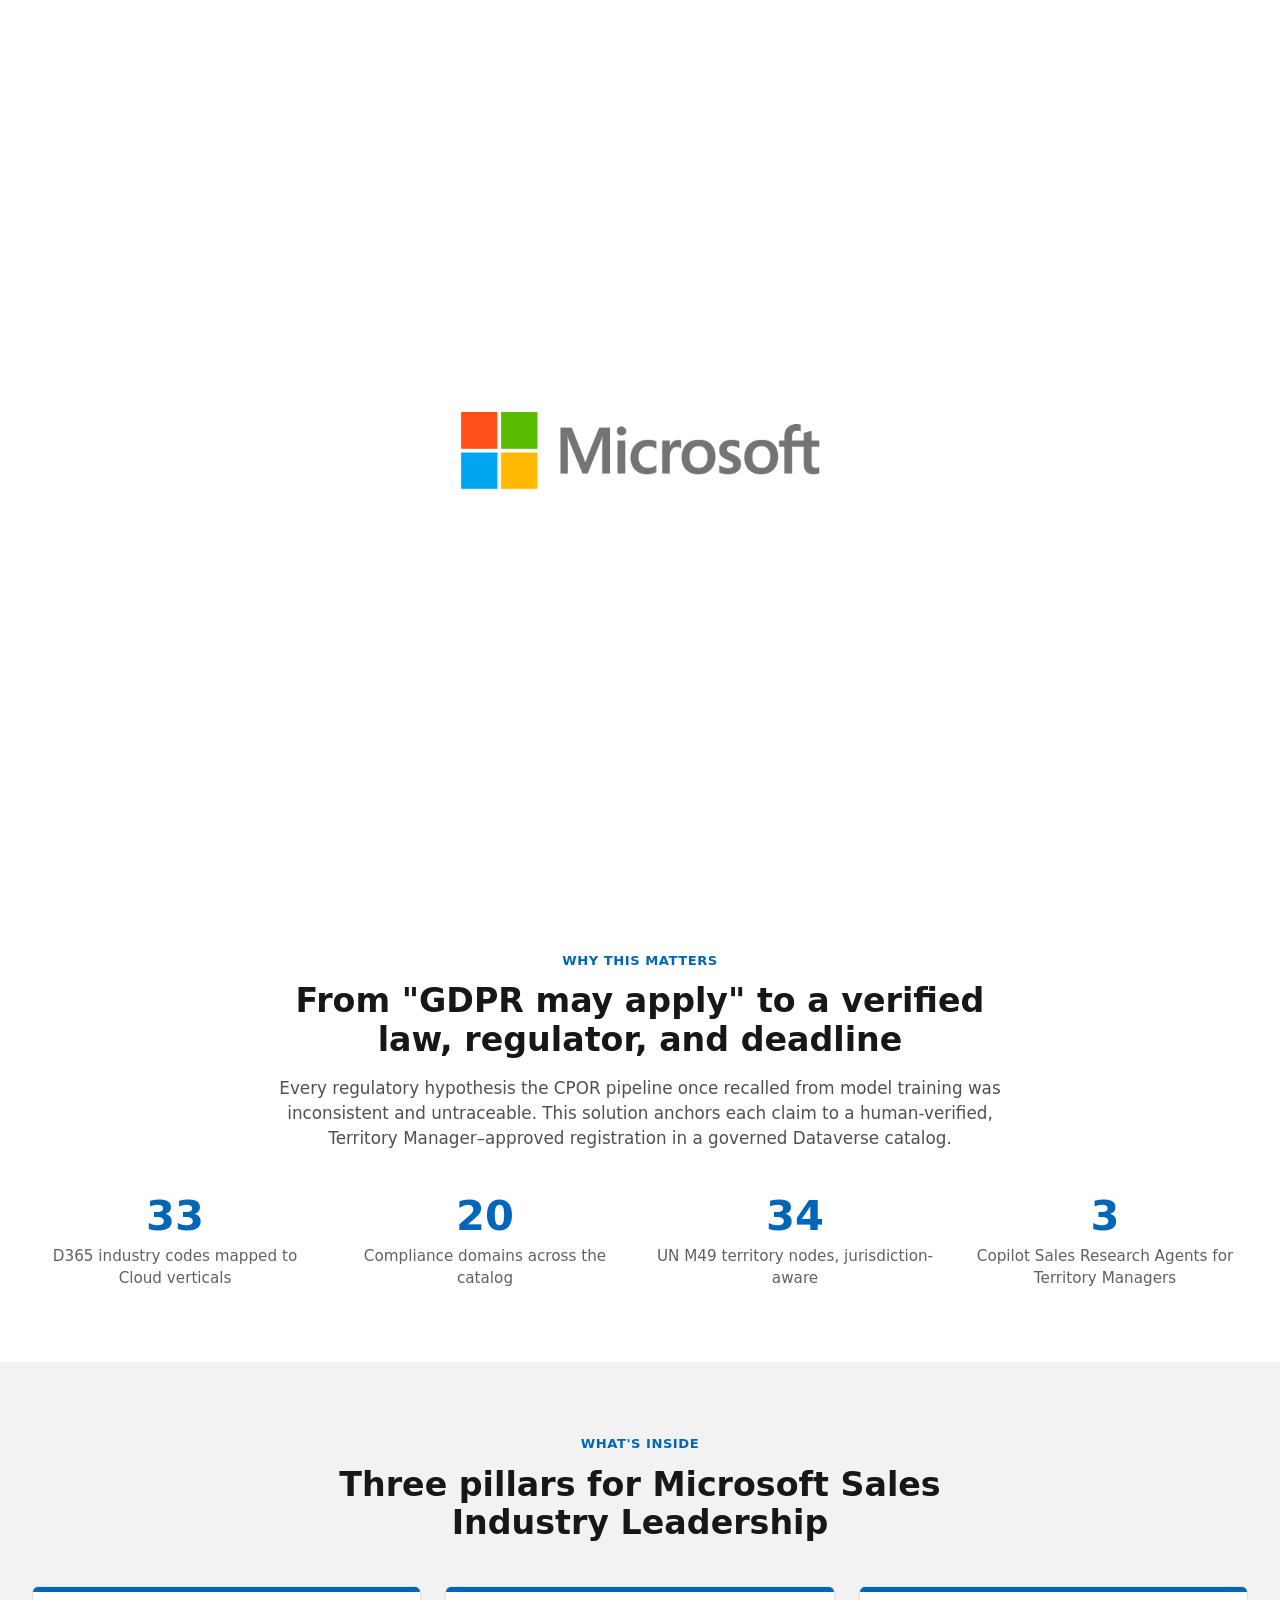
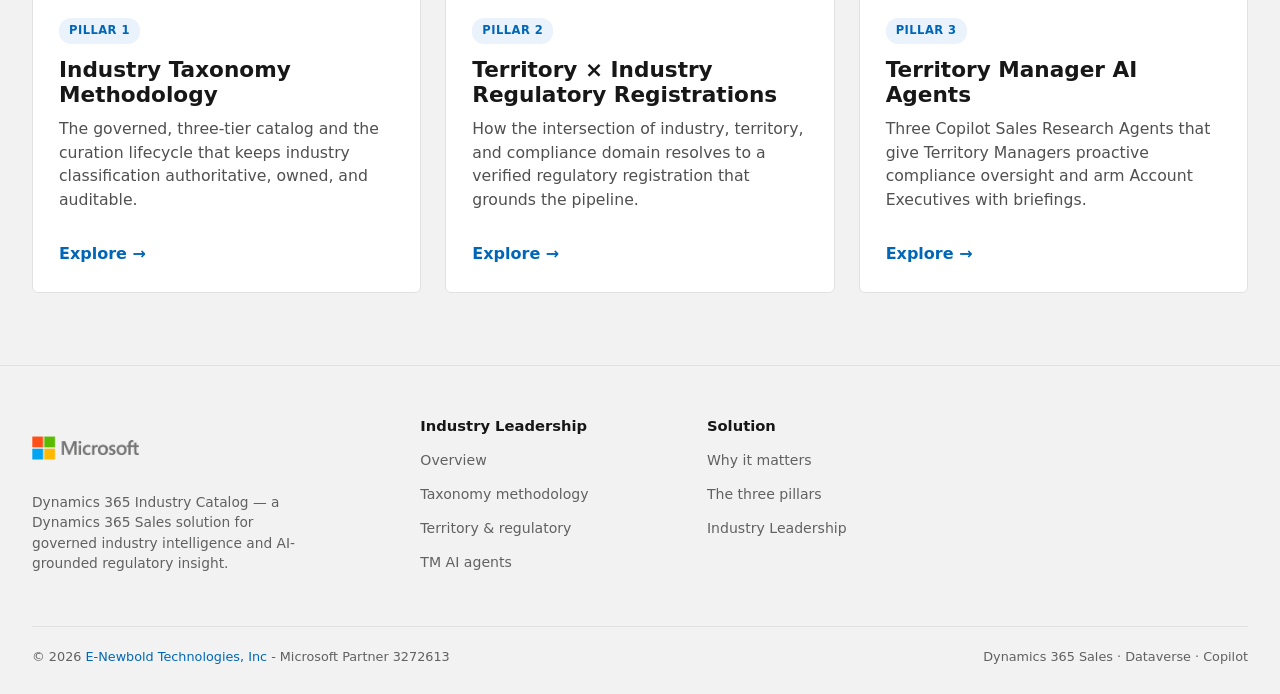
<file: Industry Website/html/index.html>
<!DOCTYPE html>
<html lang="en">
<head>
  <meta charset="UTF-8" />
  <meta name="viewport" content="width=device-width, initial-scale=1.0" />
  <title>Dynamics 365 Industry Catalog — Documentation</title>
  <meta name="description" content="Interactive documentation for the Dynamics 365 Industry Catalog solution on Dynamics 365 Sales: Industry taxonomy methodology, Territory × Industry regulatory registrations, and Territory Manager AI agents." />
  <link rel="stylesheet" href="../css/site.css" />
</head>
<body class="track-leadership">
  <a class="skip-link" href="#main">Skip to content</a>

  <!-- Intro splash -->
  <div class="splash" id="splash">
    <img src="../media/Microsoft-Logo.png" alt="Microsoft" />
  </div>

  <!-- Utility bar -->
  <div class="utility-bar">
    <div class="container">
      <span>Microsoft · Global Sales &amp; Operations — Industry Teams</span>
      <span>CPOR Durable · Dynamics 365 Sales</span>
    </div>
  </div>

  <!-- Nav -->
  <header class="site-nav">
    <div class="container">
      <a class="brand" href="index.html">
        <img src="../media/Microsoft-Logo.png" alt="Microsoft" />
        <span class="brand-sep"></span>
        <span class="brand-name">Dynamics 365 Industry Catalog</span>
      </a>
      <nav class="nav-links" aria-label="Primary">
        <a href="#overview">Overview</a>
        <a href="#pillars">What's inside</a>
        <a href="leadership/overview.html">Industry Leadership</a>
      </nav>
      <div class="nav-actions">
        <button class="nav-toggle" aria-label="Menu" aria-expanded="false">
          <span></span><span></span><span></span>
        </button>
      </div>
    </div>
  </header>

  <main id="main">
    <!-- Hero -->
    <section class="hero" style="padding:0;">
      <img class="hero-bg" src="../media/Microsoft_Hero_Splash.webp" alt="" aria-hidden="true" />
      <div class="container">
        <div class="hero-inner">
          <div class="brand-bar"><i></i><i></i><i></i><i></i></div>
          <p class="eyebrow">Dynamics 365 Industry Catalog</p>
          <h1>Grounding the sales conversation in verified industry &amp; regulatory truth</h1>
          <p>A Dynamics 365 Sales solution that replaces free-text, hallucination-prone
             regulatory claims with a governed industry catalog, jurisdiction-aware
             registrations, and AI agents built for Territory Managers.</p>
        <p> Alan Newbold | AI Solutions Engineer | E-Newbold Technologies, Inc | <a href="mailto:developer@e-newbold.com">developer@e-newbold.com</a></p>
          <div class="hero-cta">
            <a class="btn btn-primary" href="leadership/overview.html">Enter Industry Leadership</a>
            <a class="btn btn-ghost-light" href="#pillars">Explore the pillars</a>
          </div>
        </div>
      </div>
    </section>

    <!-- Overview -->
    <section id="overview">
      <div class="container">
        <div class="section-head center">
          <p class="eyebrow">Why this matters</p>
          <h2>From "GDPR may apply" to a verified law, regulator, and deadline</h2>
          <p>Every regulatory hypothesis the CPOR pipeline once recalled from model training was
             inconsistent and untraceable. This solution anchors each claim to a human-verified,
             Territory Manager–approved registration in a governed Dataverse catalog.</p>
        </div>
        <div class="stat-band">
          <div class="stat"><div class="num">33</div><div class="label">D365 industry codes mapped to Cloud verticals</div></div>
          <div class="stat"><div class="num">20</div><div class="label">Compliance domains across the catalog</div></div>
          <div class="stat"><div class="num">34</div><div class="label">UN M49 territory nodes, jurisdiction-aware</div></div>
          <div class="stat"><div class="num">3</div><div class="label">Copilot Sales Research Agents for Territory Managers</div></div>
        </div>
      </div>
    </section>

    <!-- Pillars -->
    <section id="pillars" class="section-alt">
      <div class="container">
        <div class="section-head center">
          <p class="eyebrow">What's inside</p>
          <h2>Three pillars for Microsoft Sales Industry Leadership</h2>
        </div>
        <div class="card-grid">
          <article class="card">
            <div class="card-accent"></div>
            <div class="card-body">
              <span class="pill">Pillar 1</span>
              <h3>Industry Taxonomy Methodology</h3>
              <p>The governed, three-tier catalog and the curation lifecycle that keeps
                 industry classification authoritative, owned, and auditable.</p>
              <div class="card-link">
                <a class="link-arrow" href="leadership/taxonomy.html">Explore</a>
              </div>
            </div>
          </article>
          <article class="card">
            <div class="card-accent"></div>
            <div class="card-body">
              <span class="pill">Pillar 2</span>
              <h3>Territory × Industry Regulatory Registrations</h3>
              <p>How the intersection of industry, territory, and compliance domain resolves
                 to a verified regulatory registration that grounds the pipeline.</p>
              <div class="card-link">
                <a class="link-arrow" href="leadership/territory-regulatory.html">Explore</a>
              </div>
            </div>
          </article>
          <article class="card">
            <div class="card-accent"></div>
            <div class="card-body">
              <span class="pill">Pillar 3</span>
              <h3>Territory Manager AI Agents</h3>
              <p>Three Copilot Sales Research Agents that give Territory Managers proactive
                 compliance oversight and arm Account Executives with briefings.</p>
              <div class="card-link">
                <a class="link-arrow" href="leadership/tm-agents.html">Explore</a>
              </div>
            </div>
          </article>
        </div>
      </div>
    </section>
  </main>

  <!-- Footer -->
  <footer class="site-footer">
    <div class="container">
      <div class="footer-cols">
        <div class="footer-brand">
          <img src="../media/Microsoft-Logo.png" alt="Microsoft" />
          <p>Dynamics 365 Industry Catalog — a Dynamics 365 Sales solution for governed industry
             intelligence and AI-grounded regulatory insight.</p>
        </div>
        <div>
          <h4>Industry Leadership</h4>
          <ul>
            <li><a href="leadership/overview.html">Overview</a></li>
            <li><a href="leadership/taxonomy.html">Taxonomy methodology</a></li>
            <li><a href="leadership/territory-regulatory.html">Territory &amp; regulatory</a></li>
            <li><a href="leadership/tm-agents.html">TM AI agents</a></li>
          </ul>
        </div>
        <div>
          <h4>Solution</h4>
          <ul>
            <li><a href="#overview">Why it matters</a></li>
            <li><a href="#pillars">The three pillars</a></li>
            <li><a href="leadership/overview.html">Industry Leadership</a></li>
          </ul>
        </div>
      </div>
      <div class="footer-bottom">
        <span>© 2026 <a href="https://www.e-newbold.com" target="_blank" rel="noopener noreferrer">E-Newbold Technologies, Inc</a> - Microsoft Partner 3272613</span>
        <span>Dynamics 365 Sales · Dataverse · Copilot</span>
      </div>
    </div>
  </footer>

  <script src="../js/site.js"></script>
</body>
</html>
</file>
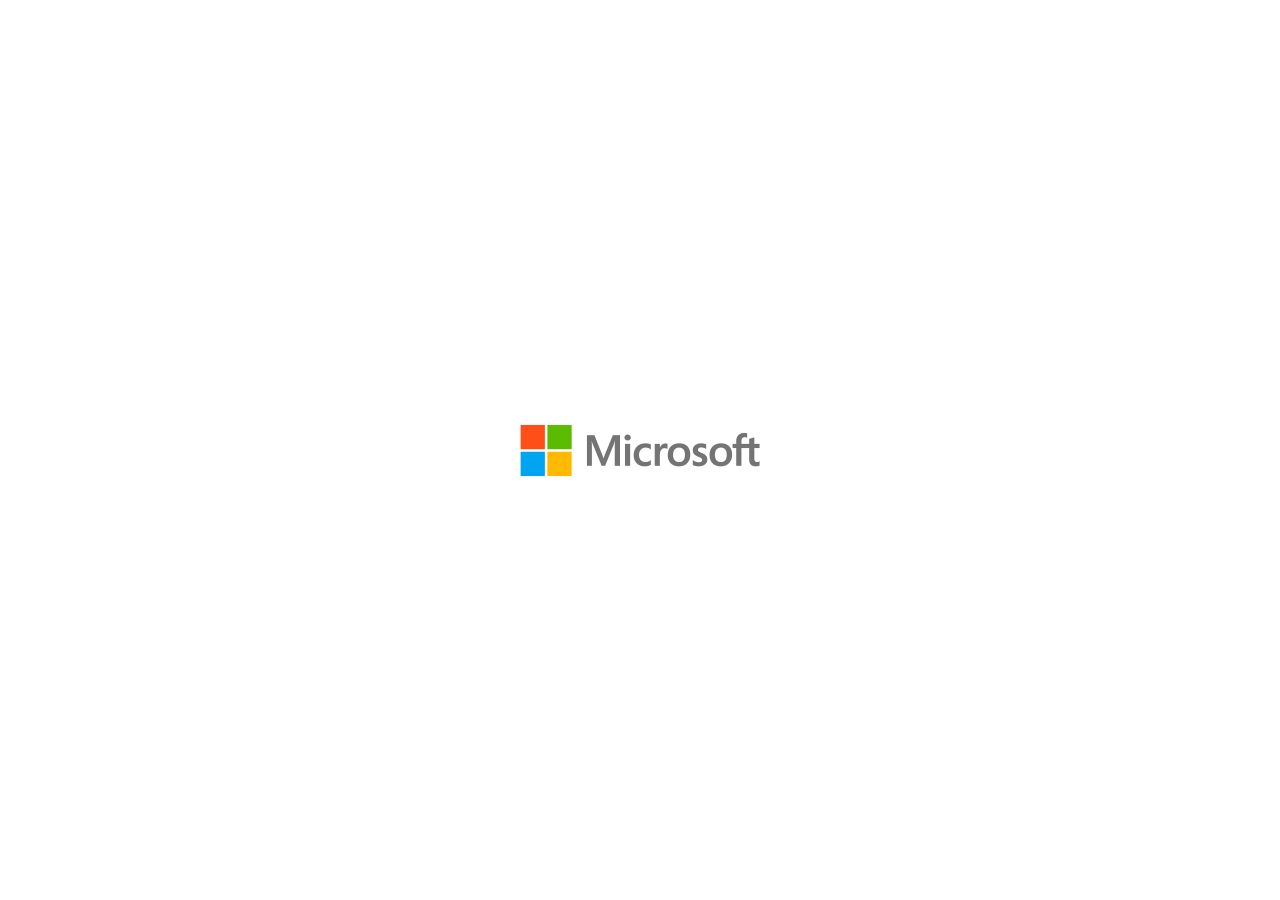
<file: webresources/html/cpor_catalog_health.html>
<!DOCTYPE html>
<html lang="en">
<head>
  <meta charset="UTF-8">
  <meta name="viewport" content="width=device-width, initial-scale=1.0">
  <meta name="robots" content="noindex">
  <title>CPOR Catalog Health</title>
  <link rel="stylesheet"
    href="https://static2.sharepointonline.com/files/fabric/office-ui-fabric-core/11.0.0/css/fabric.min.css">
  <link rel="stylesheet" href="../css/cpor_styles.css">
  <style>
    /* ── Splash ──────────────────────────────────────────────── */
    #ch-splash {
      position: fixed;
      inset: 0;
      background: #ffffff;
      z-index: 9999;
      display: flex;
      align-items: center;
      justify-content: center;
      transition: opacity 0.5s ease;
    }
    #ch-logo {
      width: 240px;
      max-width: 60vw;
      opacity: 0;
      transition: opacity 0.65s ease;
      pointer-events: none;
      user-select: none;
      -webkit-user-select: none;
    }
    #cpor-app { opacity: 0; transition: opacity 0.5s ease; }

    /* ── Layout ──────────────────────────────────────────────── */
    #cpor-main {
      padding: 0;
      height: calc(100vh - 48px);
      overflow-y: auto;
      background: var(--clr-bg-3);
    }

    /* ── KPI row ─────────────────────────────────────────────── */
    .ch-kpi-row {
      display: flex;
      gap: var(--sp-4);
      padding: var(--sp-5) var(--sp-5) 0;
    }
    .ch-kpi-row .cpor-kpi-card { flex: 1; min-width: 0; cursor: pointer; }

    /* ── Dashboard grid ──────────────────────────────────────── */
    .ch-grid {
      display: grid;
      grid-template-columns: 1fr 1fr;
      gap: var(--sp-4);
      padding: var(--sp-4) var(--sp-5) var(--sp-5);
    }
    @media (max-width: 880px) { .ch-grid { grid-template-columns: 1fr; } }

    /* ── Panel ───────────────────────────────────────────────── */
    .ch-panel {
      background: var(--clr-bg-1);
      border: 1px solid var(--clr-stroke-2);
      border-radius: var(--r-xl);
      box-shadow: var(--shadow-2);
      display: flex;
      flex-direction: column;
      overflow: hidden;
    }
    .ch-panel__hdr {
      display: flex;
      align-items: center;
      gap: var(--sp-3);
      padding: 10px var(--sp-5);
      border-bottom: 1px solid var(--clr-stroke-2);
      flex-shrink: 0;
      background: var(--clr-bg-2);
    }
    .ch-panel__title {
      flex: 1;
      font-size: var(--fs-sm);
      font-weight: var(--fw-semibold);
      color: var(--clr-fg-1);
      white-space: nowrap;
      overflow: hidden;
      text-overflow: ellipsis;
    }
    .ch-panel__badge {
      font-size: var(--fs-xs);
      font-weight: var(--fw-semibold);
      padding: 2px 9px;
      border-radius: var(--r-max);
      background: var(--clr-bg-4);
      color: var(--clr-fg-2);
      white-space: nowrap;
      flex-shrink: 0;
    }
    .ch-panel__badge--warn    { background: var(--clr-warning-bg); color: var(--clr-warning-fg); }
    .ch-panel__badge--caution { background: var(--clr-caution-bg); color: var(--clr-caution-fg); }
    .ch-panel__badge--error   { background: var(--clr-error-bg);   color: var(--clr-error-fg);   }
    .ch-panel__badge--success { background: var(--clr-success-bg); color: var(--clr-success-fg); }

    .ch-panel__body { flex: 1; overflow-y: auto; max-height: 320px; }
    .ch-chart-body  { padding: var(--sp-5) var(--sp-5) var(--sp-3); }
    .ch-chart-note  { text-align: center; font-size: var(--fs-xs); color: var(--clr-fg-3); margin: 6px 0 0; }

    /* ── List table ──────────────────────────────────────────── */
    .ch-table { width: 100%; border-collapse: collapse; font-size: var(--fs-sm); }
    .ch-table th {
      position: sticky; top: 0;
      background: var(--clr-bg-2);
      text-align: left;
      font-weight: var(--fw-semibold);
      font-size: var(--fs-xs);
      color: var(--clr-fg-2);
      padding: 6px var(--sp-4);
      border-bottom: 1px solid var(--clr-stroke-2);
      white-space: nowrap;
      z-index: 1;
    }
    .ch-row {
      border-bottom: 1px solid var(--clr-stroke-2);
      cursor: pointer;
      transition: background var(--t-fast);
    }
    .ch-row:last-child { border-bottom: none; }
    .ch-row:hover { background: var(--clr-bg-3); }
    .ch-row td { padding: 7px var(--sp-4); vertical-align: middle; }
    .ch-row__name {
      font-weight: var(--fw-medium);
      color: var(--clr-brand);
      max-width: 200px;
      overflow: hidden;
      text-overflow: ellipsis;
      white-space: nowrap;
    }
    .ch-row__meta { color: var(--clr-fg-2); white-space: nowrap; }
    .ch-row--stale .ch-row__name { color: var(--clr-error-fg); }

    /* ── Vertical dot ────────────────────────────────────────── */
    .ch-vert-dot {
      display: inline-block;
      width: 8px; height: 8px;
      border-radius: 50%;
      margin-right: 5px;
      vertical-align: middle;
      flex-shrink: 0;
    }

    /* ── State classes ───────────────────────────────────────── */
    .ch-loading { padding: 28px var(--sp-5); text-align: center; font-size: var(--fs-sm); color: var(--clr-fg-3); }
    .ch-error   { padding: 20px var(--sp-5); text-align: center; font-size: var(--fs-sm); color: var(--clr-error-fg); }
    .ch-empty   { padding: 28px var(--sp-5); text-align: center; font-size: var(--fs-sm); color: var(--clr-fg-3); }
  </style>
</head>
<body>

  <!-- ── Splash ──────────────────────────────────────────────── -->
  <div id="ch-splash">
    <img id="ch-logo"
         src="../media/Microsoft-Logo.png"
         onerror="this.src='../media/microsoft_logo.svg'"
         alt="Microsoft">
  </div>

  <!-- ── App ─────────────────────────────────────────────────── -->
  <div id="cpor-app">

    <header id="cpor-header" class="cpor-header"></header>

    <main id="cpor-main">

      <!-- KPI summary row -->
      <div class="ch-kpi-row" id="ch-kpi-row"></div>

      <!-- Dashboard grid -->
      <div class="ch-grid" id="ch-grid">

        <!-- Panel 1 — Active by Vertical (bar chart) -->
        <section class="ch-panel" id="ch-chart-panel">
          <div class="ch-panel__hdr">
            <span class="ch-panel__title">Active Registrations by Industry Cloud Vertical</span>
            <span class="ch-panel__badge ch-panel__badge--success" id="ch-active-total">&hellip;</span>
          </div>
          <div class="ch-panel__body ch-chart-body" id="ch-chart-body">
            <div class="ch-loading">Loading chart&hellip;</div>
          </div>
        </section>

        <!-- Panel 2 — Stale records -->
        <section class="ch-panel" id="ch-stale-panel">
          <div class="ch-panel__hdr">
            <span class="ch-panel__title">Stale &mdash; Needs Reverification (&gt;180 days)</span>
            <span class="ch-panel__badge ch-panel__badge--warn" id="ch-stale-count">&hellip;</span>
          </div>
          <div class="ch-panel__body" id="ch-stale-body">
            <div class="ch-loading">Loading&hellip;</div>
          </div>
        </section>

        <!-- Panel 3 — Approaching deadlines -->
        <section class="ch-panel" id="ch-deadline-panel">
          <div class="ch-panel__hdr">
            <span class="ch-panel__title">Approaching Compliance Deadlines (next 90 days)</span>
            <span class="ch-panel__badge ch-panel__badge--caution" id="ch-deadline-count">&hellip;</span>
          </div>
          <div class="ch-panel__body" id="ch-deadline-body">
            <div class="ch-loading">Loading&hellip;</div>
          </div>
        </section>

        <!-- Panel 4 — High Risk active -->
        <section class="ch-panel" id="ch-highrisk-panel">
          <div class="ch-panel__hdr">
            <span class="ch-panel__title">High Risk &mdash; Active Registrations</span>
            <span class="ch-panel__badge ch-panel__badge--error" id="ch-highrisk-count">&hellip;</span>
          </div>
          <div class="ch-panel__body" id="ch-highrisk-body">
            <div class="ch-loading">Loading&hellip;</div>
          </div>
        </section>

      </div><!-- /.ch-grid -->
    </main>
  </div><!-- /#cpor-app -->

  <script src="../js/cpor_xrm_client.js"></script>
  <script src="../js/cpor_components.js"></script>
  <script src="../js/cpor_catalog_health.js"></script>
</body>
</html>
</file>
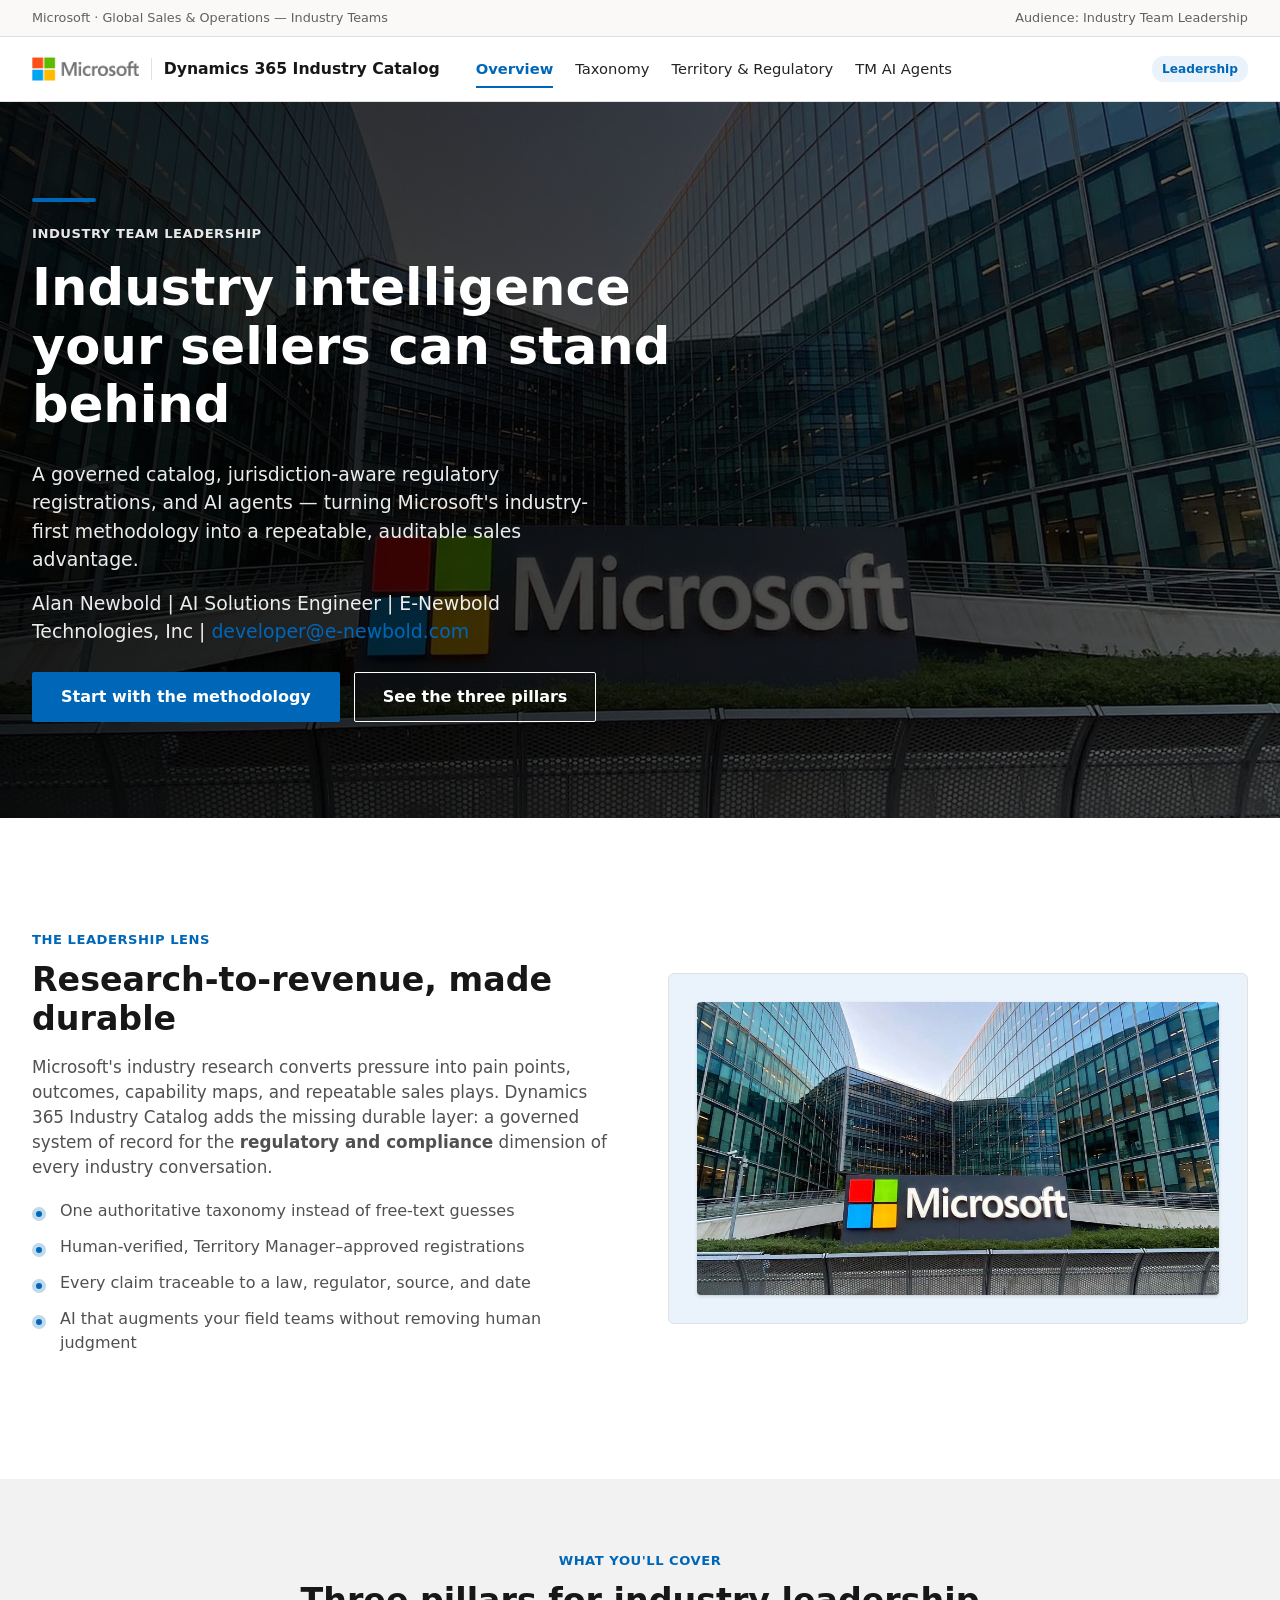
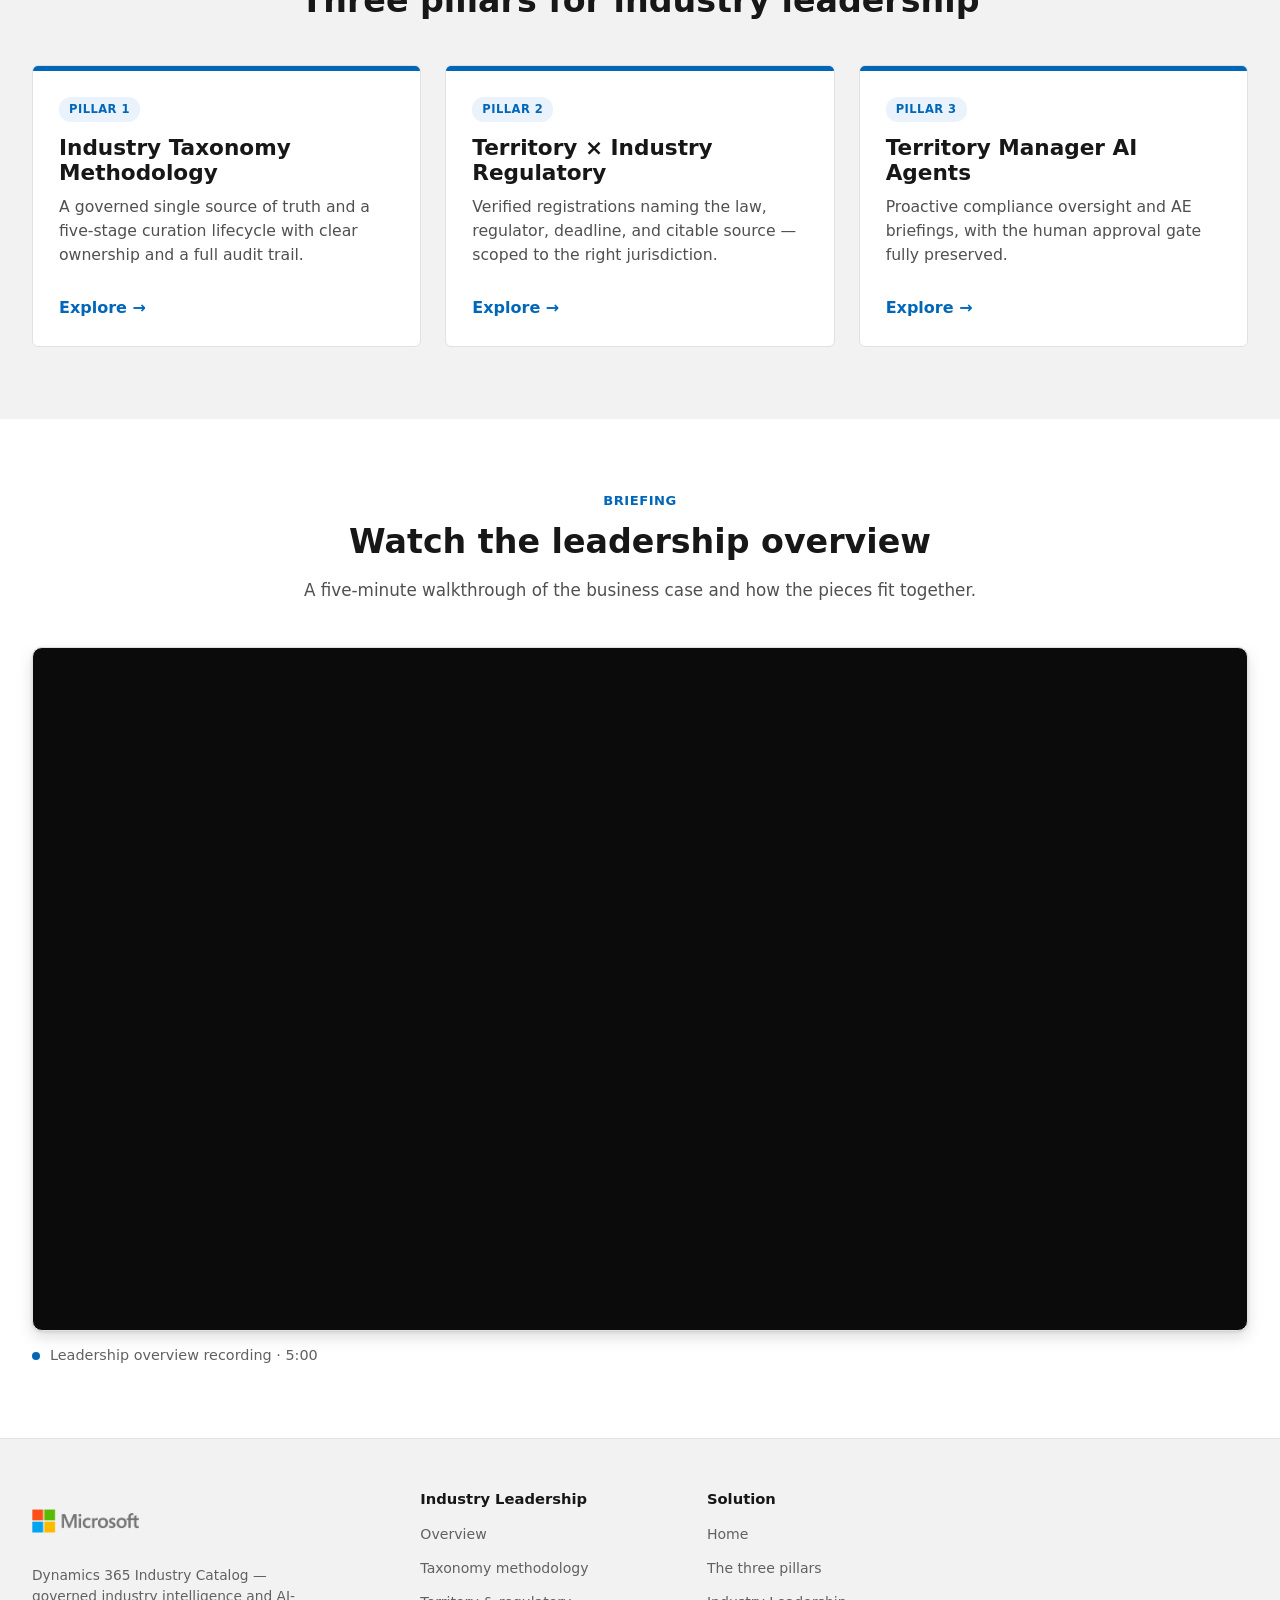
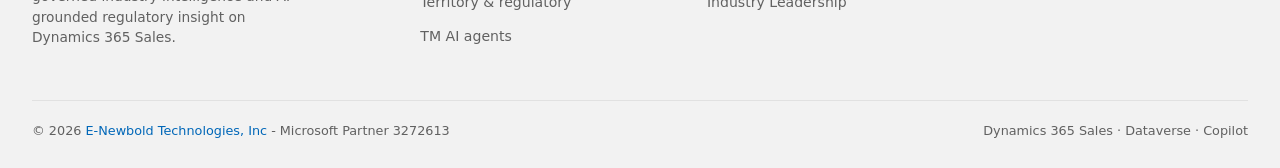
<file: Industry Website/html/leadership/overview.html>
<!DOCTYPE html>
<html lang="en">

<head>
  <meta charset="UTF-8" />
  <meta name="viewport" content="width=device-width, initial-scale=1.0" />
  <title>Industry Leadership — Overview | Dynamics 365 Industry Catalog</title>
  <meta name="description"
    content="For Microsoft Sales Industry Team Leadership: how the Dynamics 365 Industry Catalog solution governs industry taxonomy, regulatory registrations, and Territory Manager AI agents." />
  <link rel="stylesheet" href="../../css/site.css" />
</head>

<body class="track-leadership">
  <a class="skip-link" href="#main">Skip to content</a>

  <div class="utility-bar">
    <div class="container">
      <span>Microsoft · Global Sales &amp; Operations — Industry Teams</span>
      <span>Audience: Industry Team Leadership</span>
    </div>
  </div>

  <header class="site-nav">
    <div class="container">
      <a class="brand" href="../index.html">
        <img src="../../media/Microsoft-Logo.png" alt="Microsoft" />
        <span class="brand-sep"></span>
        <span class="brand-name">Dynamics 365 Industry Catalog</span>
      </a>
      <nav class="nav-links" aria-label="Primary">
        <a href="overview.html" class="active">Overview</a>
        <a href="taxonomy.html">Taxonomy</a>
        <a href="territory-regulatory.html">Territory &amp; Regulatory</a>
        <a href="tm-agents.html">TM AI Agents</a>
      </nav>
      <div class="nav-actions">
        <span class="track-chip">Leadership</span>
        <button class="nav-toggle" aria-label="Menu"
          aria-expanded="false"><span></span><span></span><span></span></button>
      </div>
    </div>
  </header>

  <main id="main">
    <section class="hero" style="padding:0;">
      <img class="hero-bg" src="../../media/Microsoft_Hero_Splash.webp" alt="" aria-hidden="true" />
      <div class="container">
        <div class="hero-inner">
          <div class="accent-rule"></div>
          <p class="eyebrow">Industry Team Leadership</p>
          <h1>Industry intelligence your sellers can stand behind</h1>
          <p>A governed catalog, jurisdiction-aware regulatory registrations, and AI agents —
            turning Microsoft's industry-first methodology into a repeatable, auditable
            sales advantage.</p>
          <p> Alan Newbold | AI Solutions Engineer | E-Newbold Technologies, Inc | <a
              href="mailto:developer@e-newbold.com">developer@e-newbold.com</a></p>

          <div class="hero-cta">
            <a class="btn btn-accent" href="taxonomy.html">Start with the methodology</a>
            <a class="btn btn-ghost-light" href="#pillars">See the three pillars</a>
          </div>
        </div>
      </div>
    </section>

    <section>
      <div class="container">
        <div class="row">
          <div>
            <p class="eyebrow">The leadership lens</p>
            <h2>Research-to-revenue, made durable</h2>
            <p>Microsoft's industry research converts pressure into pain points, outcomes,
              capability maps, and repeatable sales plays. Dynamics 365 Industry Catalog adds the
              missing durable layer: a governed system of record for the <strong>regulatory and
                compliance</strong> dimension of every industry conversation.</p>
            <ul>
              <li>One authoritative taxonomy instead of free-text guesses</li>
              <li>Human-verified, Territory Manager–approved registrations</li>
              <li>Every claim traceable to a law, regulator, source, and date</li>
              <li>AI that augments your field teams without removing human judgment</li>
            </ul>
          </div>
          <div class="row-visual">
            <img src="../../media/Microsoft_Hero_Splash.webp" alt="Microsoft campus" />
          </div>
        </div>
      </div>
    </section>

    <section id="pillars" class="section-alt">
      <div class="container">
        <div class="section-head center">
          <p class="eyebrow">What you'll cover</p>
          <h2>Three pillars for industry leadership</h2>
        </div>
        <div class="card-grid">
          <article class="card">
            <div class="card-accent"></div>
            <div class="card-body">
              <span class="pill">Pillar 1</span>
              <h3>Industry Taxonomy Methodology</h3>
              <p>A governed single source of truth and a five-stage curation lifecycle with
                clear ownership and a full audit trail.</p>
              <div class="card-link"><a class="link-arrow" href="taxonomy.html">Explore</a></div>
            </div>
          </article>
          <article class="card">
            <div class="card-accent"></div>
            <div class="card-body">
              <span class="pill">Pillar 2</span>
              <h3>Territory × Industry Regulatory</h3>
              <p>Verified registrations naming the law, regulator, deadline, and citable source —
                scoped to the right jurisdiction.</p>
              <div class="card-link"><a class="link-arrow" href="territory-regulatory.html">Explore</a></div>
            </div>
          </article>
          <article class="card">
            <div class="card-accent"></div>
            <div class="card-body">
              <span class="pill">Pillar 3</span>
              <h3>Territory Manager AI Agents</h3>
              <p>Proactive compliance oversight and AE briefings, with the human approval gate
                fully preserved.</p>
              <div class="card-link"><a class="link-arrow" href="tm-agents.html">Explore</a></div>
            </div>
          </article>
        </div>
      </div>
    </section>

    <section>
      <div class="container">
        <div class="section-head center">
          <p class="eyebrow">Briefing</p>
          <h2>Watch the leadership overview</h2>
          <p>A five-minute walkthrough of the business case and how the pieces fit together.</p>
        </div>
        <div class="video">
          <iframe src="https://www.youtube.com/embed/vs6byTIypTo?controls=0&rel=0"
            title="Dynamics 365 Industry Catalog — Leadership Overview" frameborder="0"
            allow="accelerometer; autoplay; clipboard-write; encrypted-media; gyroscope; picture-in-picture; web-share"
            allowfullscreen style="position:absolute;inset:0;width:100%;height:100%;border:0;"></iframe>
        </div>
        <div class="video-caption-row"><span class="dot"></span> Leadership overview recording · 5:00</div>
      </div>
    </section>
  </main>

  <footer class="site-footer">
    <div class="container">
      <div class="footer-cols">
        <div class="footer-brand">
          <img src="../../media/Microsoft-Logo.png" alt="Microsoft" />
          <p>Dynamics 365 Industry Catalog — governed industry intelligence and AI-grounded regulatory insight on
            Dynamics 365 Sales.</p>
        </div>
        <div>
          <h4>Industry Leadership</h4>
          <ul>
            <li><a href="overview.html">Overview</a></li>
            <li><a href="taxonomy.html">Taxonomy methodology</a></li>
            <li><a href="territory-regulatory.html">Territory &amp; regulatory</a></li>
            <li><a href="tm-agents.html">TM AI agents</a></li>
          </ul>
        </div>
        <div>
          <h4>Solution</h4>
          <ul>
            <li><a href="../index.html">Home</a></li>
            <li><a href="../index.html#pillars">The three pillars</a></li>
            <li><a href="overview.html">Industry Leadership</a></li>
          </ul>
        </div>
      </div>
      <div class="footer-bottom">
        <span>© 2026 <a href="https://www.e-newbold.com" target="_blank" rel="noopener noreferrer">E-Newbold
            Technologies, Inc</a> - Microsoft Partner 3272613</span>
        <span>Dynamics 365 Sales · Dataverse · Copilot</span>
      </div>
    </div>
  </footer>

  <script src="../../js/site.js"></script>
</body>

</html>
</file>
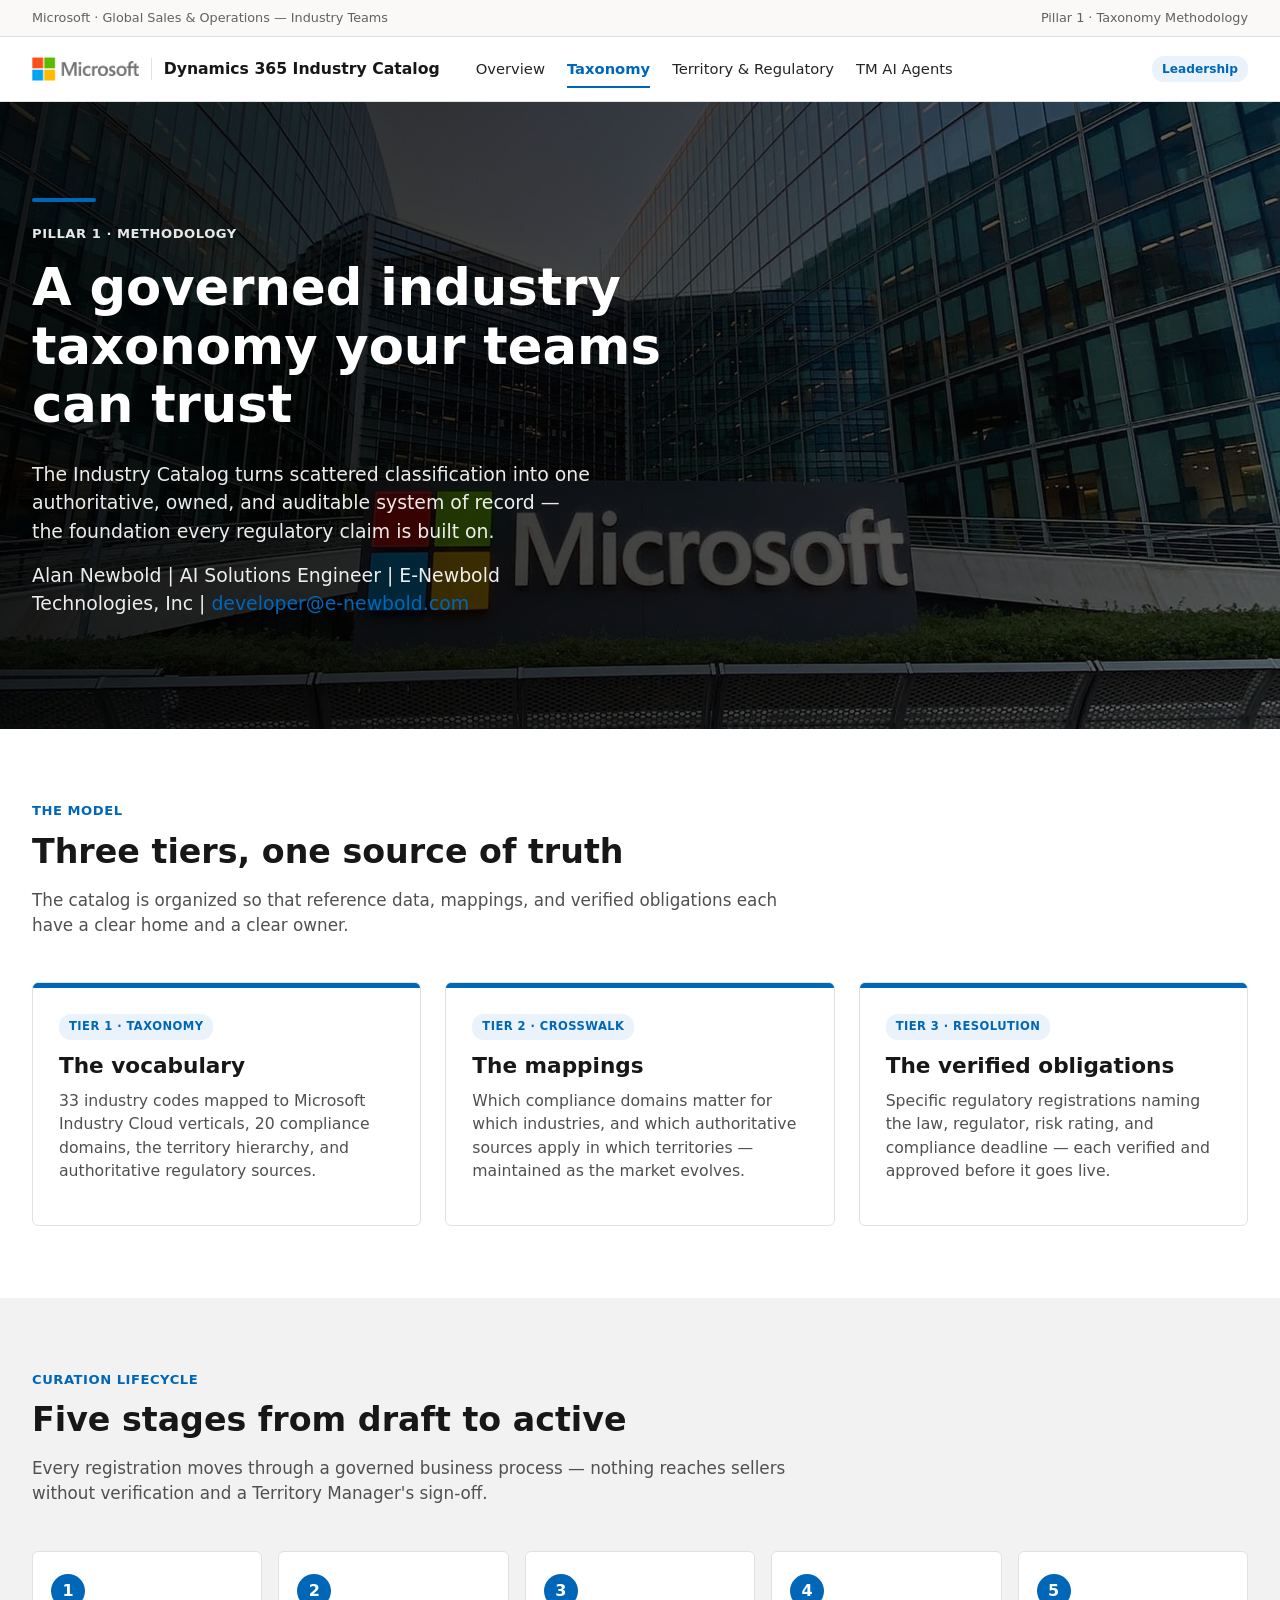
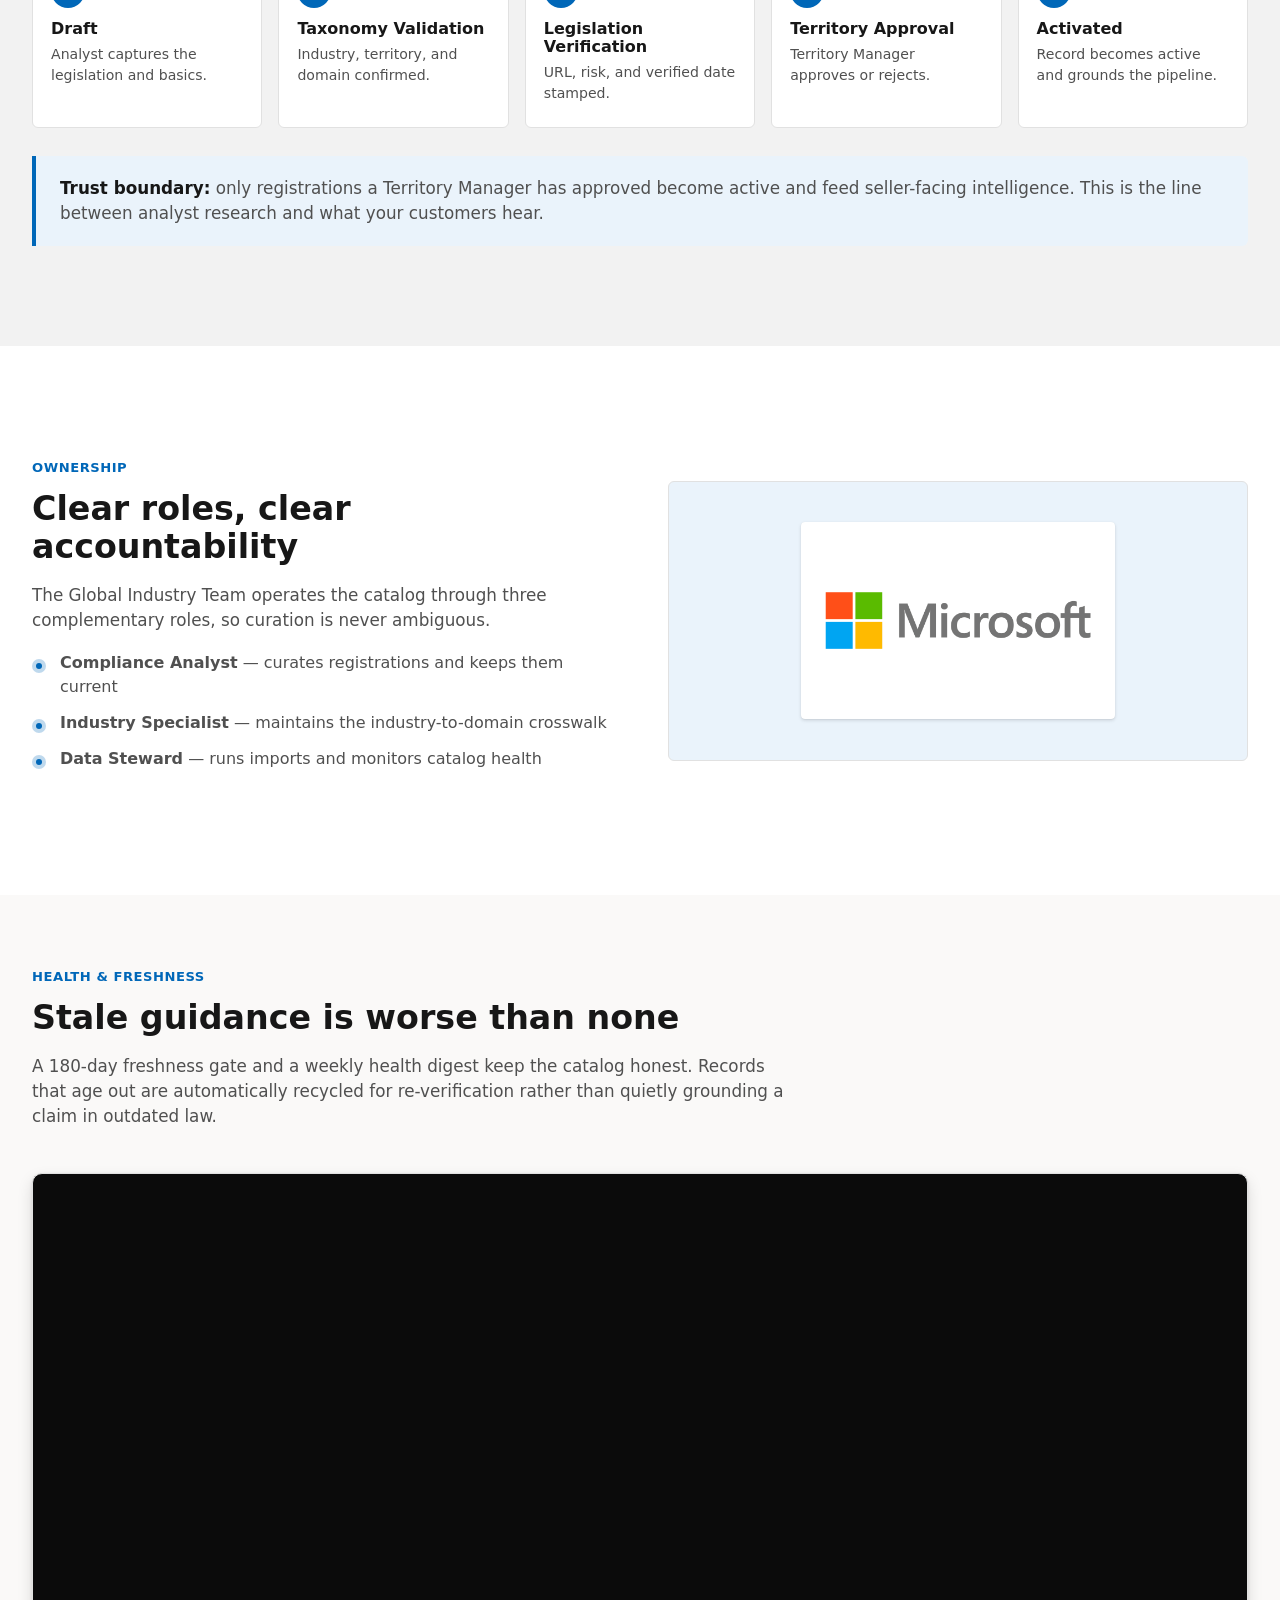
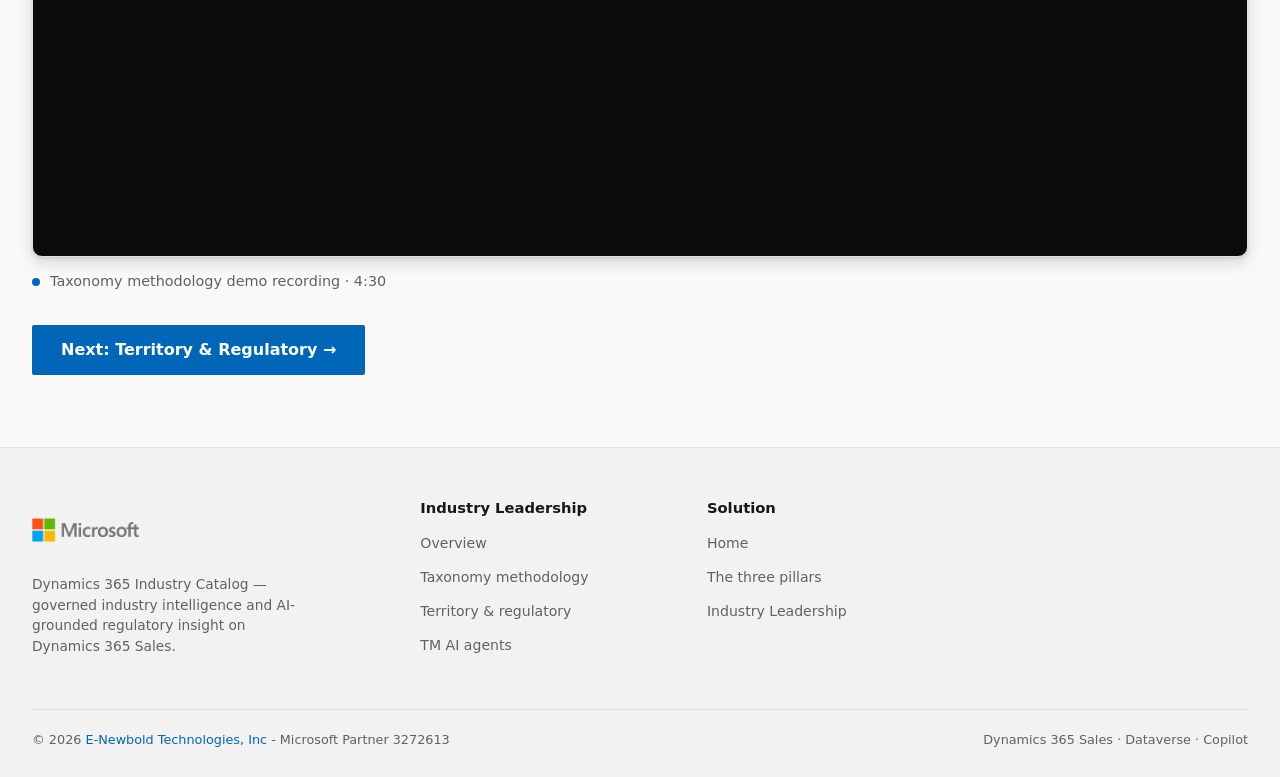
<file: Industry Website/html/leadership/taxonomy.html>
<!DOCTYPE html>
<html lang="en">

<head>
  <meta charset="UTF-8" />
  <meta name="viewport" content="width=device-width, initial-scale=1.0" />
  <title>Industry Taxonomy Methodology — Leadership | Dynamics 365 Industry Catalog</title>
  <meta name="description"
    content="How the CPOR Industry Catalog governs industry taxonomy: a three-tier model, a five-stage curation lifecycle, clear ownership, and a full audit trail." />
  <link rel="stylesheet" href="../../css/site.css" />
</head>

<body class="track-leadership">
  <a class="skip-link" href="#main">Skip to content</a>

  <div class="utility-bar">
    <div class="container">
      <span>Microsoft · Global Sales &amp; Operations — Industry Teams</span>
      <span>Pillar 1 · Taxonomy Methodology</span>
    </div>
  </div>

  <header class="site-nav">
    <div class="container">
      <a class="brand" href="../index.html">
        <img src="../../media/Microsoft-Logo.png" alt="Microsoft" />
        <span class="brand-sep"></span>
        <span class="brand-name">Dynamics 365 Industry Catalog</span>
      </a>
      <nav class="nav-links" aria-label="Primary">
        <a href="overview.html">Overview</a>
        <a href="taxonomy.html" class="active">Taxonomy</a>
        <a href="territory-regulatory.html">Territory &amp; Regulatory</a>
        <a href="tm-agents.html">TM AI Agents</a>
      </nav>
      <div class="nav-actions">
        <span class="track-chip">Leadership</span>
        <button class="nav-toggle" aria-label="Menu"
          aria-expanded="false"><span></span><span></span><span></span></button>
      </div>
    </div>
  </header>

  <main id="main">
    <section class="hero" style="padding:0;">
      <img class="hero-bg" src="../../media/Microsoft_Hero_Splash.webp" alt="" aria-hidden="true" />
      <div class="container">
        <div class="hero-inner">
          <div class="accent-rule"></div>
          <p class="eyebrow">Pillar 1 · Methodology</p>
          <h1>A governed industry taxonomy your teams can trust</h1>
          <p>The Industry Catalog turns scattered classification into one authoritative,
            owned, and auditable system of record — the foundation every regulatory
            claim is built on.</p>
          <p> Alan Newbold | AI Solutions Engineer | E-Newbold Technologies, Inc | <a
              href="mailto:developer@e-newbold.com">developer@e-newbold.com</a></p>

        </div>
      </div>
    </section>

    <section>
      <div class="container">
        <div class="section-head">
          <p class="eyebrow">The model</p>
          <h2>Three tiers, one source of truth</h2>
          <p>The catalog is organized so that reference data, mappings, and verified
            obligations each have a clear home and a clear owner.</p>
        </div>
        <div class="card-grid">
          <article class="card">
            <div class="card-accent"></div>
            <div class="card-body">
              <span class="pill">Tier 1 · Taxonomy</span>
              <h3>The vocabulary</h3>
              <p>33 industry codes mapped to Microsoft Industry Cloud verticals, 20 compliance
                domains, the territory hierarchy, and authoritative regulatory sources.</p>
            </div>
          </article>
          <article class="card">
            <div class="card-accent"></div>
            <div class="card-body">
              <span class="pill">Tier 2 · Crosswalk</span>
              <h3>The mappings</h3>
              <p>Which compliance domains matter for which industries, and which authoritative
                sources apply in which territories — maintained as the market evolves.</p>
            </div>
          </article>
          <article class="card">
            <div class="card-accent"></div>
            <div class="card-body">
              <span class="pill">Tier 3 · Resolution</span>
              <h3>The verified obligations</h3>
              <p>Specific regulatory registrations naming the law, regulator, risk rating, and
                compliance deadline — each verified and approved before it goes live.</p>
            </div>
          </article>
        </div>
      </div>
    </section>

    <section class="section-alt">
      <div class="container">
        <div class="section-head">
          <p class="eyebrow">Curation lifecycle</p>
          <h2>Five stages from draft to active</h2>
          <p>Every registration moves through a governed business process — nothing reaches
            sellers without verification and a Territory Manager's sign-off.</p>
        </div>
        <div class="steps">
          <div class="step">
            <div class="n">1</div>
            <h4>Draft</h4>
            <p>Analyst captures the legislation and basics.</p>
          </div>
          <div class="step">
            <div class="n">2</div>
            <h4>Taxonomy Validation</h4>
            <p>Industry, territory, and domain confirmed.</p>
          </div>
          <div class="step">
            <div class="n">3</div>
            <h4>Legislation Verification</h4>
            <p>URL, risk, and verified date stamped.</p>
          </div>
          <div class="step">
            <div class="n">4</div>
            <h4>Territory Approval</h4>
            <p>Territory Manager approves or rejects.</p>
          </div>
          <div class="step">
            <div class="n">5</div>
            <h4>Activated</h4>
            <p>Record becomes active and grounds the pipeline.</p>
          </div>
        </div>
        <div class="callout">
          <p><strong>Trust boundary:</strong> only registrations a Territory Manager has approved
            become active and feed seller-facing intelligence. This is the line between analyst
            research and what your customers hear.</p>
        </div>
      </div>
    </section>

    <section>
      <div class="container">
        <div class="row">
          <div>
            <p class="eyebrow">Ownership</p>
            <h2>Clear roles, clear accountability</h2>
            <p>The Global Industry Team operates the catalog through three complementary roles,
              so curation is never ambiguous.</p>
            <ul>
              <li><strong>Compliance Analyst</strong> — curates registrations and keeps them current</li>
              <li><strong>Industry Specialist</strong> — maintains the industry-to-domain crosswalk</li>
              <li><strong>Data Steward</strong> — runs imports and monitors catalog health</li>
            </ul>
          </div>
          <div class="row-visual">
            <img src="../../media/Microsoft-Logo.png" alt="Microsoft" style="width:60%;background:#fff;padding:24px;" />
          </div>
        </div>
      </div>
    </section>

    <section class="section-soft">
      <div class="container">
        <div class="section-head">
          <p class="eyebrow">Health &amp; freshness</p>
          <h2>Stale guidance is worse than none</h2>
          <p>A 180-day freshness gate and a weekly health digest keep the catalog honest. Records
            that age out are automatically recycled for re-verification rather than quietly
            grounding a claim in outdated law.</p>
        </div>
        <div class="video">
          <iframe src="https://www.youtube.com/embed/gfy6Bw_0jDE?controls=0&rel=0"
            title="Demo — Curating &amp; governing the taxonomy" frameborder="0"
            allow="accelerometer; autoplay; clipboard-write; encrypted-media; gyroscope; picture-in-picture; web-share"
            allowfullscreen style="position:absolute;inset:0;width:100%;height:100%;border:0;"></iframe>
        </div>
        <div class="video-caption-row"><span class="dot"></span> Taxonomy methodology demo recording · 4:30</div>
        <div style="margin-top:32px;">
          <a class="btn btn-accent" href="territory-regulatory.html">Next: Territory &amp; Regulatory →</a>
        </div>
      </div>
    </section>
  </main>

  <footer class="site-footer">
    <div class="container">
      <div class="footer-cols">
        <div class="footer-brand">
          <img src="../../media/Microsoft-Logo.png" alt="Microsoft" />
          <p>Dynamics 365 Industry Catalog — governed industry intelligence and AI-grounded regulatory insight on
            Dynamics 365 Sales.</p>
        </div>
        <div>
          <h4>Industry Leadership</h4>
          <ul>
            <li><a href="overview.html">Overview</a></li>
            <li><a href="taxonomy.html">Taxonomy methodology</a></li>
            <li><a href="territory-regulatory.html">Territory &amp; regulatory</a></li>
            <li><a href="tm-agents.html">TM AI agents</a></li>
          </ul>
        </div>
        <div>
          <h4>Solution</h4>
          <ul>
            <li><a href="../index.html">Home</a></li>
            <li><a href="../index.html#pillars">The three pillars</a></li>
            <li><a href="overview.html">Industry Leadership</a></li>
          </ul>
        </div>
      </div>
      <div class="footer-bottom">
        <span>© 2026 <a href="https://www.e-newbold.com" target="_blank" rel="noopener noreferrer">E-Newbold
            Technologies, Inc</a> - Microsoft Partner 3272613</span>
        <span>Dynamics 365 Sales · Dataverse · Copilot</span>
      </div>
    </div>
  </footer>

  <script src="../../js/site.js"></script>
</body>

</html>
</file>
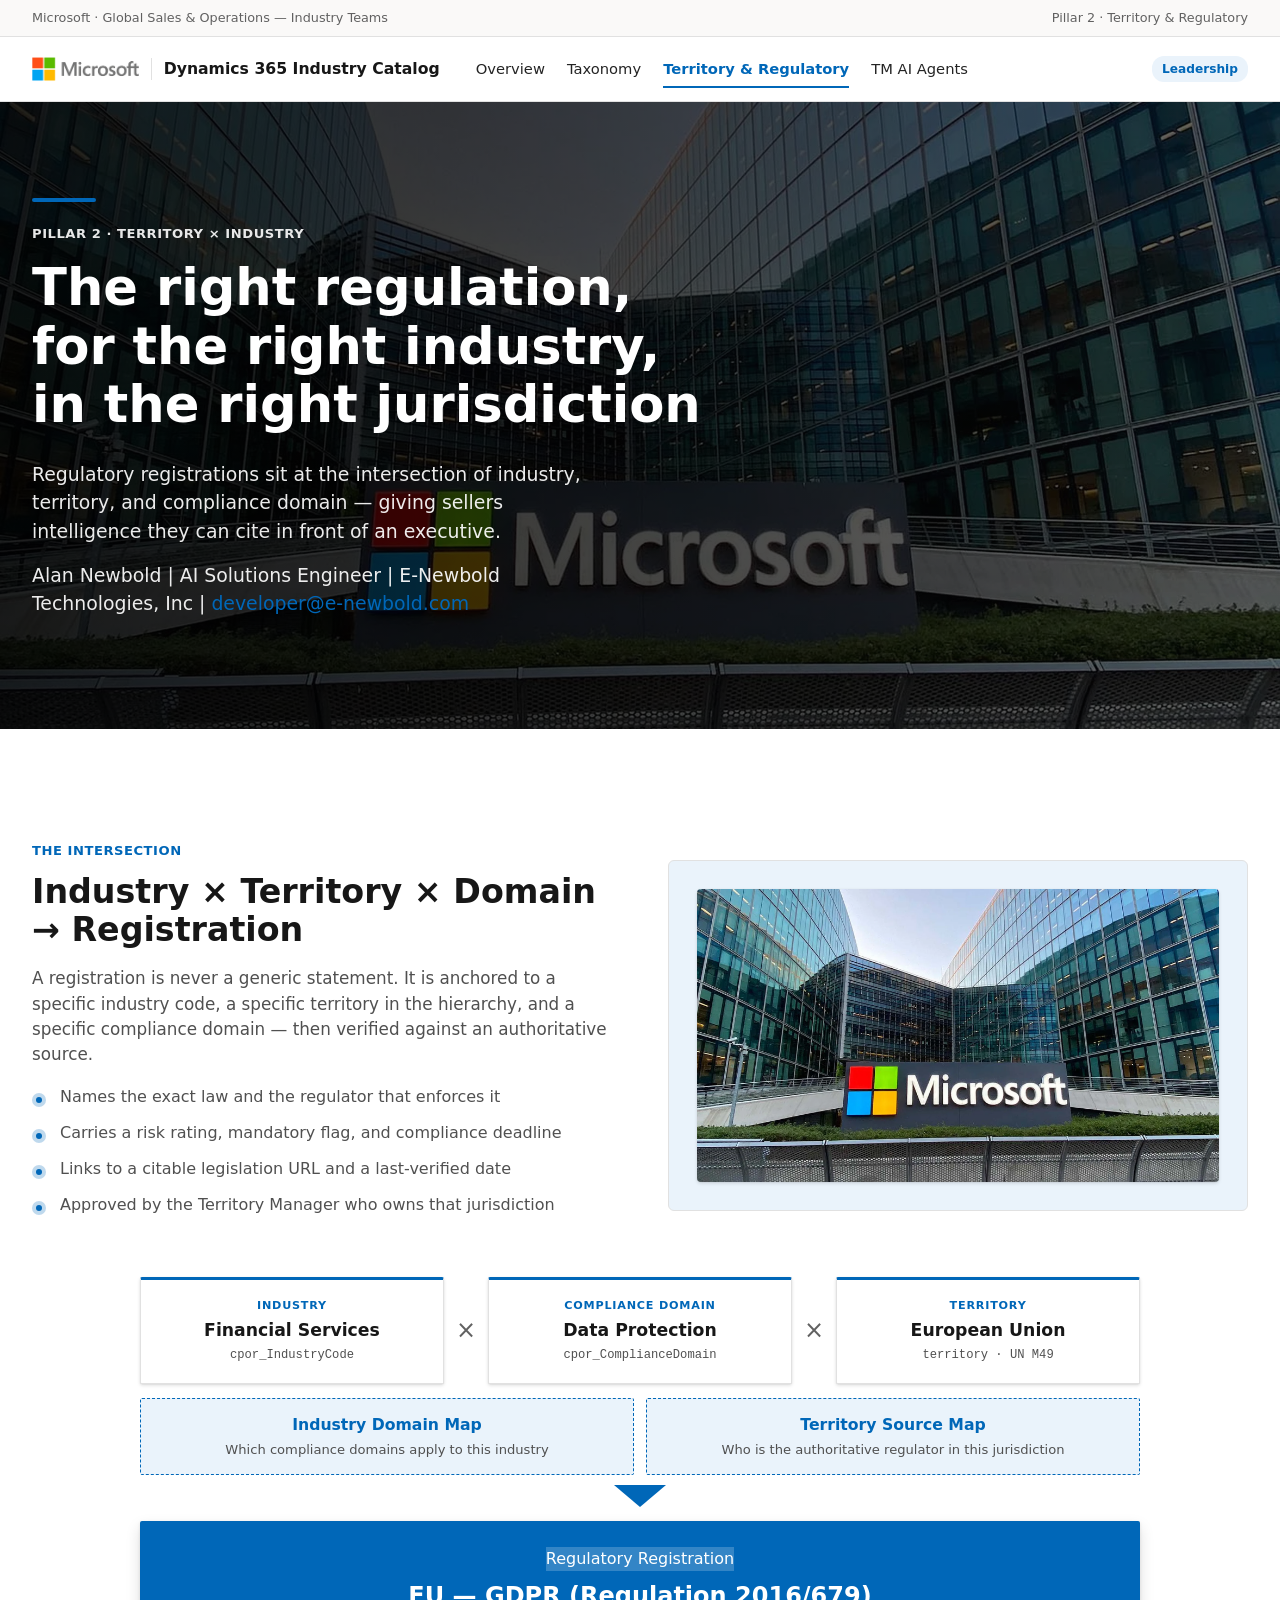
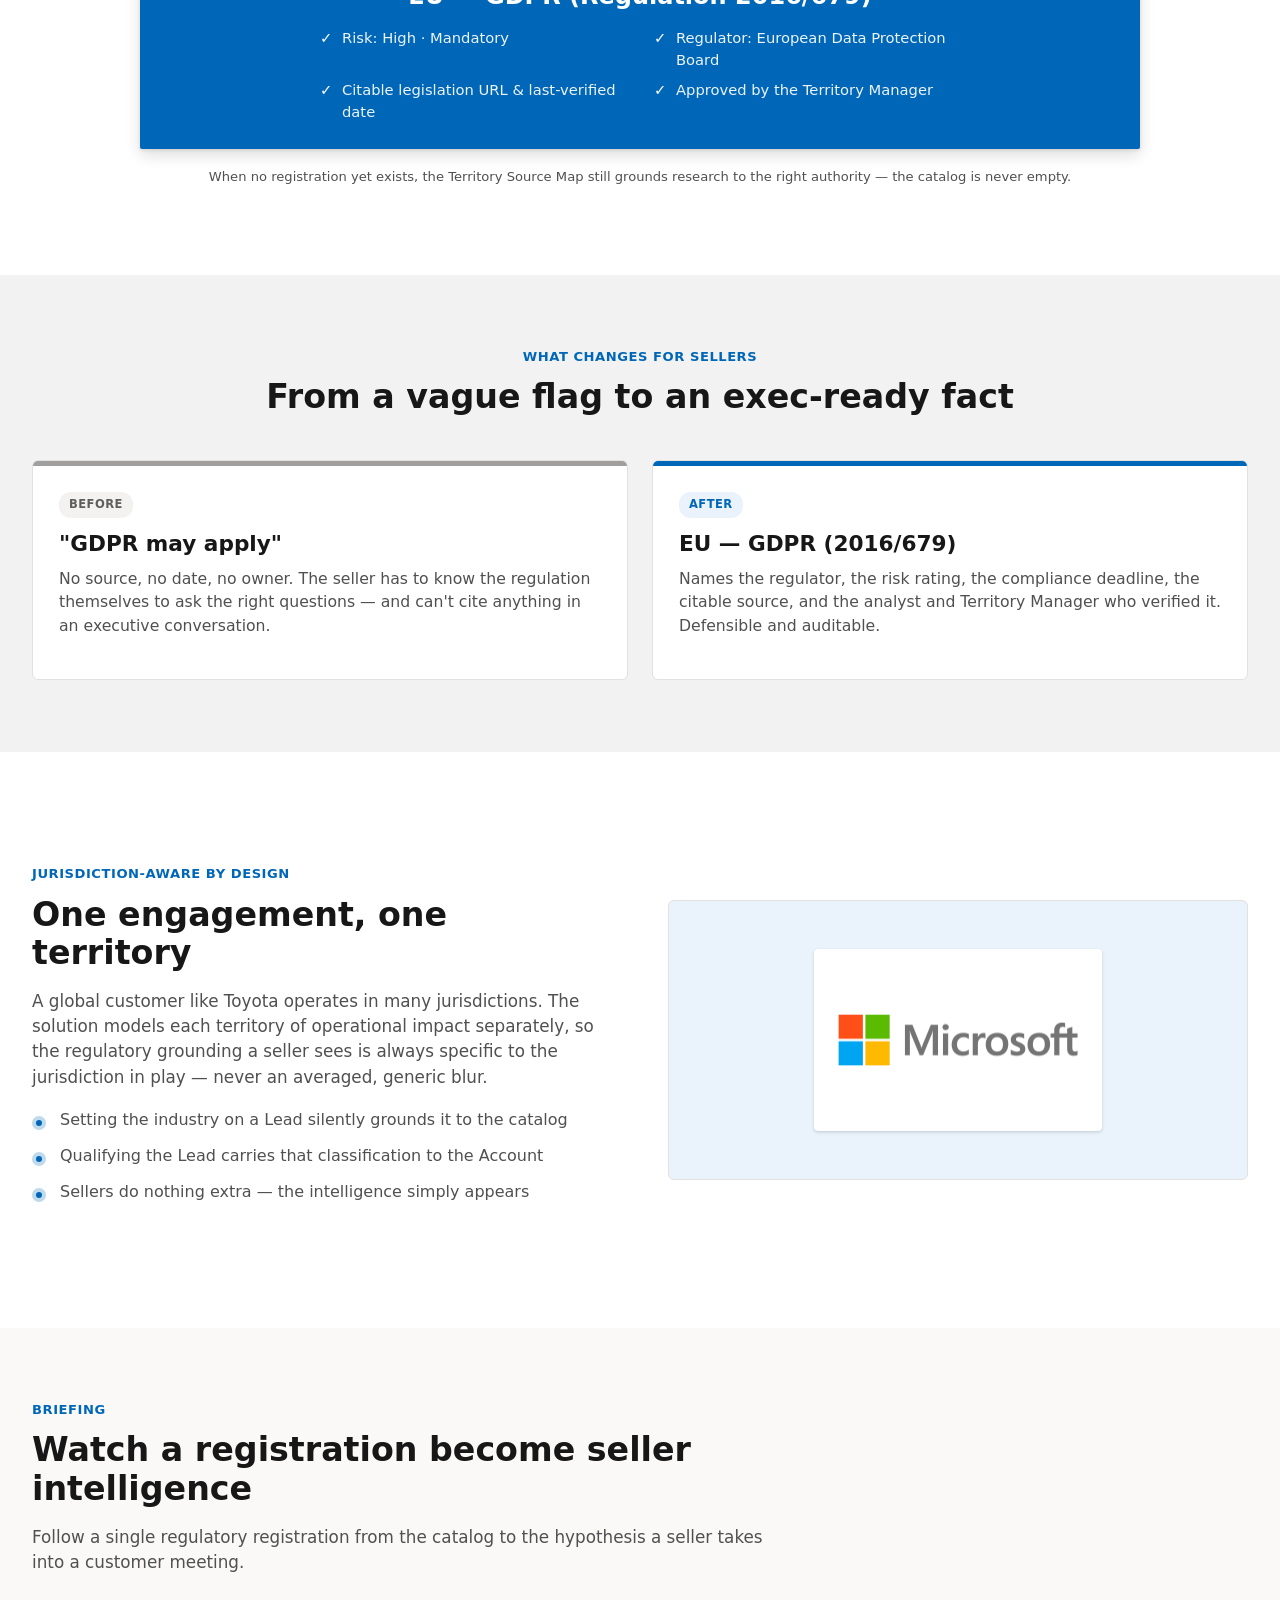
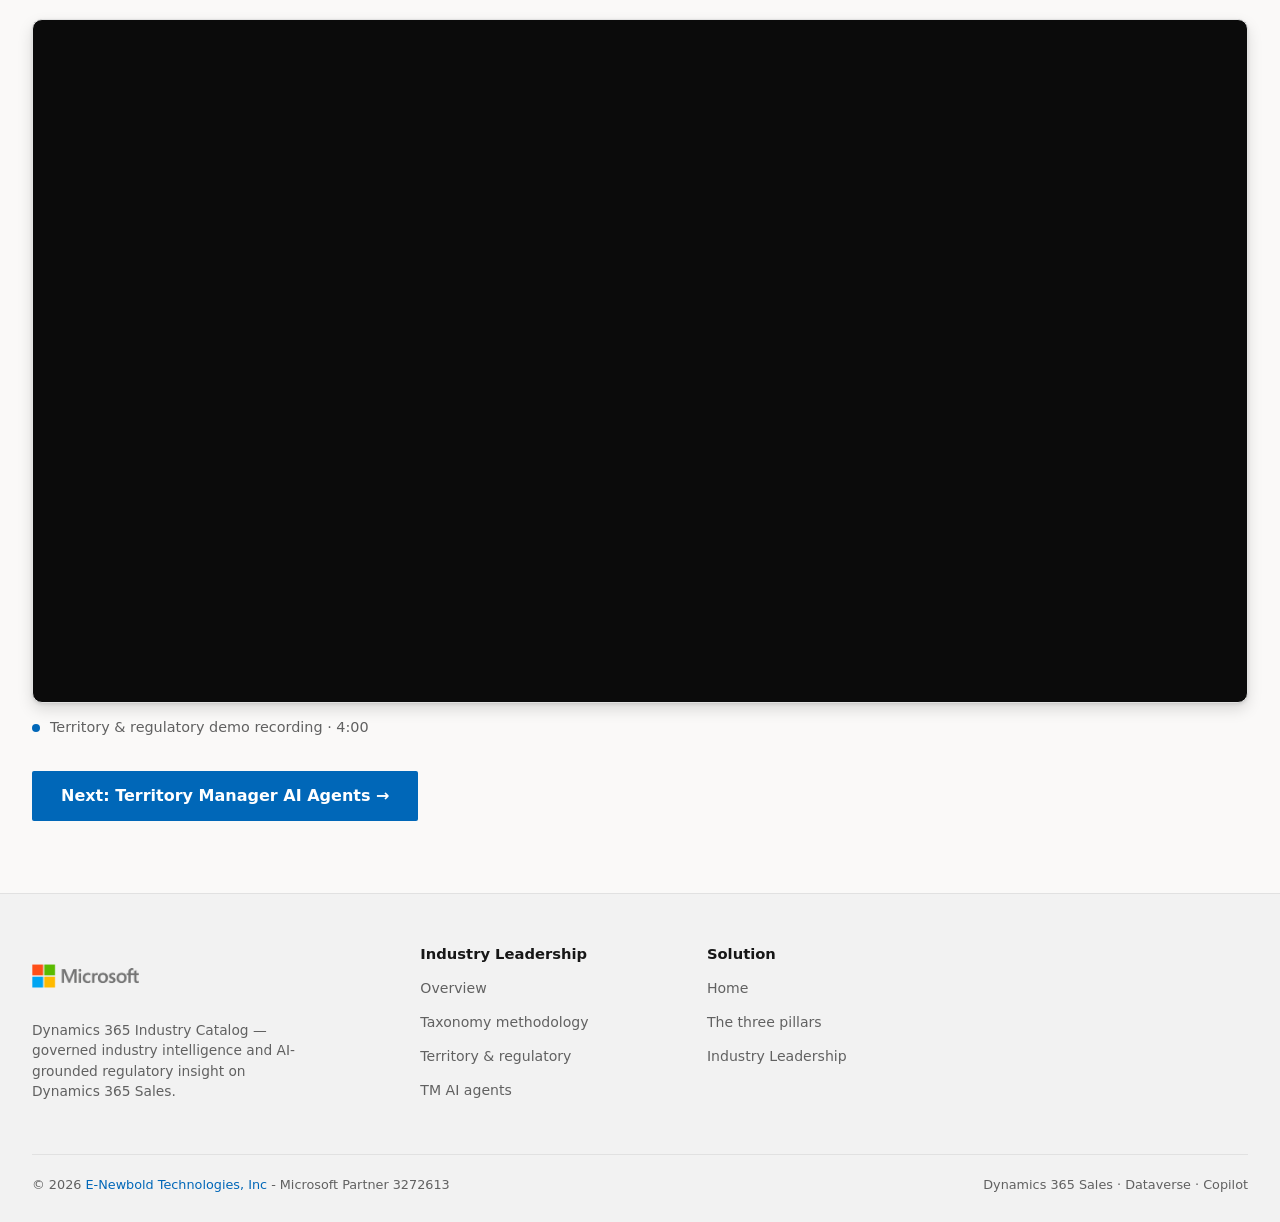
<file: Industry Website/html/leadership/territory-regulatory.html>
<!DOCTYPE html>
<html lang="en">

<head>
  <meta charset="UTF-8" />
  <meta name="viewport" content="width=device-width, initial-scale=1.0" />
  <title>Territory × Industry Regulatory — Leadership | Dynamics 365 Industry Catalog</title>
  <meta name="description"
    content="How the intersection of industry, territory, and compliance domain resolves to a verified regulatory registration that gives sellers citable, jurisdiction-aware intelligence." />
  <link rel="stylesheet" href="../../css/site.css" />
</head>

<body class="track-leadership">
  <a class="skip-link" href="#main">Skip to content</a>

  <div class="utility-bar">
    <div class="container">
      <span>Microsoft · Global Sales &amp; Operations — Industry Teams</span>
      <span>Pillar 2 · Territory &amp; Regulatory</span>
    </div>
  </div>

  <header class="site-nav">
    <div class="container">
      <a class="brand" href="../index.html">
        <img src="../../media/Microsoft-Logo.png" alt="Microsoft" />
        <span class="brand-sep"></span>
        <span class="brand-name">Dynamics 365 Industry Catalog</span>
      </a>
      <nav class="nav-links" aria-label="Primary">
        <a href="overview.html">Overview</a>
        <a href="taxonomy.html">Taxonomy</a>
        <a href="territory-regulatory.html" class="active">Territory &amp; Regulatory</a>
        <a href="tm-agents.html">TM AI Agents</a>
      </nav>
      <div class="nav-actions">
        <span class="track-chip">Leadership</span>
        <button class="nav-toggle" aria-label="Menu"
          aria-expanded="false"><span></span><span></span><span></span></button>
      </div>
    </div>
  </header>

  <main id="main">
    <section class="hero" style="padding:0;">
      <img class="hero-bg" src="../../media/Microsoft_Hero_Splash.webp" alt="" aria-hidden="true" />
      <div class="container">
        <div class="hero-inner">
          <div class="accent-rule"></div>
          <p class="eyebrow">Pillar 2 · Territory × Industry</p>
          <h1>The right regulation, for the right industry, in the right jurisdiction</h1>
          <p>Regulatory registrations sit at the intersection of industry, territory, and
            compliance domain — giving sellers intelligence they can cite in front of an
            executive.</p>
          <p> Alan Newbold | AI Solutions Engineer | E-Newbold Technologies, Inc | <a
              href="mailto:developer@e-newbold.com">developer@e-newbold.com</a></p>

        </div>
      </div>
    </section>

    <section>
      <div class="container">
        <div class="row">
          <div>
            <p class="eyebrow">The intersection</p>
            <h2>Industry × Territory × Domain → Registration</h2>
            <p>A registration is never a generic statement. It is anchored to a specific industry
              code, a specific territory in the hierarchy, and a specific compliance domain — then
              verified against an authoritative source.</p>
            <ul>
              <li>Names the exact law and the regulator that enforces it</li>
              <li>Carries a risk rating, mandatory flag, and compliance deadline</li>
              <li>Links to a citable legislation URL and a last-verified date</li>
              <li>Approved by the Territory Manager who owns that jurisdiction</li>
            </ul>
          </div>
          <div class="row-visual">
            <img src="../../media/Microsoft_Hero_Splash.webp" alt="Microsoft campus" />
          </div>
        </div>

        <div class="xwalk">
          <div class="xwalk-inputs">
            <div class="xnode">
              <span class="xnode-k">Industry</span>
              <strong>Financial Services</strong>
              <span class="xnode-sub">cpor_IndustryCode</span>
            </div>
            <div class="xop">×</div>
            <div class="xnode">
              <span class="xnode-k">Compliance Domain</span>
              <strong>Data Protection</strong>
              <span class="xnode-sub">cpor_ComplianceDomain</span>
            </div>
            <div class="xop">×</div>
            <div class="xnode">
              <span class="xnode-k">Territory</span>
              <strong>European Union</strong>
              <span class="xnode-sub">territory · UN M49</span>
            </div>
          </div>

          <div class="xwalk-mid">
            <div class="xmap">
              <b>Industry Domain Map</b>
              <small>Which compliance domains apply to this industry</small>
            </div>
            <div class="xmap">
              <b>Territory Source Map</b>
              <small>Who is the authoritative regulator in this jurisdiction</small>
            </div>
          </div>

          <div class="xfunnel" aria-hidden="true"></div>

          <div class="xout">
            <span class="pill">Regulatory Registration</span>
            <h3>EU — GDPR (Regulation 2016/679)</h3>
            <ul class="xout-facts">
              <li>Risk: High &middot; Mandatory</li>
              <li>Regulator: European Data Protection Board</li>
              <li>Citable legislation URL &amp; last-verified date</li>
              <li>Approved by the Territory Manager</li>
            </ul>
          </div>
          <p class="xwalk-cap">When no registration yet exists, the Territory Source Map still grounds research to the
            right authority — the catalog is never empty.</p>
        </div>
      </div>
    </section>

    <section class="section-alt">
      <div class="container">
        <div class="section-head center">
          <p class="eyebrow">What changes for sellers</p>
          <h2>From a vague flag to an exec-ready fact</h2>
        </div>
        <div class="card-grid two">
          <article class="card">
            <div class="card-accent" style="background:#a19f9d;"></div>
            <div class="card-body">
              <span class="pill" style="color:#605e5c;background:#f3f2f1;">Before</span>
              <h3>"GDPR may apply"</h3>
              <p>No source, no date, no owner. The seller has to know the regulation themselves to
                ask the right questions — and can't cite anything in an executive conversation.</p>
            </div>
          </article>
          <article class="card">
            <div class="card-accent"></div>
            <div class="card-body">
              <span class="pill">After</span>
              <h3>EU — GDPR (2016/679)</h3>
              <p>Names the regulator, the risk rating, the compliance deadline, the citable source,
                and the analyst and Territory Manager who verified it. Defensible and auditable.</p>
            </div>
          </article>
        </div>
      </div>
    </section>

    <section>
      <div class="container">
        <div class="row reverse">
          <div>
            <p class="eyebrow">Jurisdiction-aware by design</p>
            <h2>One engagement, one territory</h2>
            <p>A global customer like Toyota operates in many jurisdictions. The solution models each
              territory of operational impact separately, so the regulatory grounding a seller sees
              is always specific to the jurisdiction in play — never an averaged, generic blur.</p>
            <ul>
              <li>Setting the industry on a Lead silently grounds it to the catalog</li>
              <li>Qualifying the Lead carries that classification to the Account</li>
              <li>Sellers do nothing extra — the intelligence simply appears</li>
            </ul>
          </div>
          <div class="row-visual">
            <img src="../../media/Microsoft-Logo.png" alt="Microsoft" style="width:55%;background:#fff;padding:24px;" />
          </div>
        </div>
      </div>
    </section>

    <section class="section-soft">
      <div class="container">
        <div class="section-head">
          <p class="eyebrow">Briefing</p>
          <h2>Watch a registration become seller intelligence</h2>
          <p>Follow a single regulatory registration from the catalog to the hypothesis a seller
            takes into a customer meeting.</p>
        </div>
        <div class="video">
          <iframe src="https://www.youtube.com/embed/IoYw0xktxn0?controls=0&rel=0"
            title="Demo — Territory × Industry regulatory grounding" frameborder="0"
            allow="accelerometer; autoplay; clipboard-write; encrypted-media; gyroscope; picture-in-picture; web-share"
            allowfullscreen style="position:absolute;inset:0;width:100%;height:100%;border:0;"></iframe>
        </div>
        <div class="video-caption-row"><span class="dot"></span> Territory &amp; regulatory demo recording · 4:00</div>
        <div style="margin-top:32px;">
          <a class="btn btn-accent" href="tm-agents.html">Next: Territory Manager AI Agents →</a>
        </div>
      </div>
    </section>
  </main>

  <footer class="site-footer">
    <div class="container">
      <div class="footer-cols">
        <div class="footer-brand">
          <img src="../../media/Microsoft-Logo.png" alt="Microsoft" />
          <p>Dynamics 365 Industry Catalog — governed industry intelligence and AI-grounded regulatory insight on
            Dynamics 365 Sales.</p>
        </div>
        <div>
          <h4>Industry Leadership</h4>
          <ul>
            <li><a href="overview.html">Overview</a></li>
            <li><a href="taxonomy.html">Taxonomy methodology</a></li>
            <li><a href="territory-regulatory.html">Territory &amp; regulatory</a></li>
            <li><a href="tm-agents.html">TM AI agents</a></li>
          </ul>
        </div>
        <div>
          <h4>Solution</h4>
          <ul>
            <li><a href="../index.html">Home</a></li>
            <li><a href="../index.html#pillars">The three pillars</a></li>
            <li><a href="overview.html">Industry Leadership</a></li>
          </ul>
        </div>
      </div>
      <div class="footer-bottom">
        <span>© 2026 <a href="https://www.e-newbold.com" target="_blank" rel="noopener noreferrer">E-Newbold
            Technologies, Inc</a> - Microsoft Partner 3272613</span>
        <span>Dynamics 365 Sales · Dataverse · Copilot</span>
      </div>
    </div>
  </footer>

  <script src="../../js/site.js"></script>
</body>

</html>
</file>
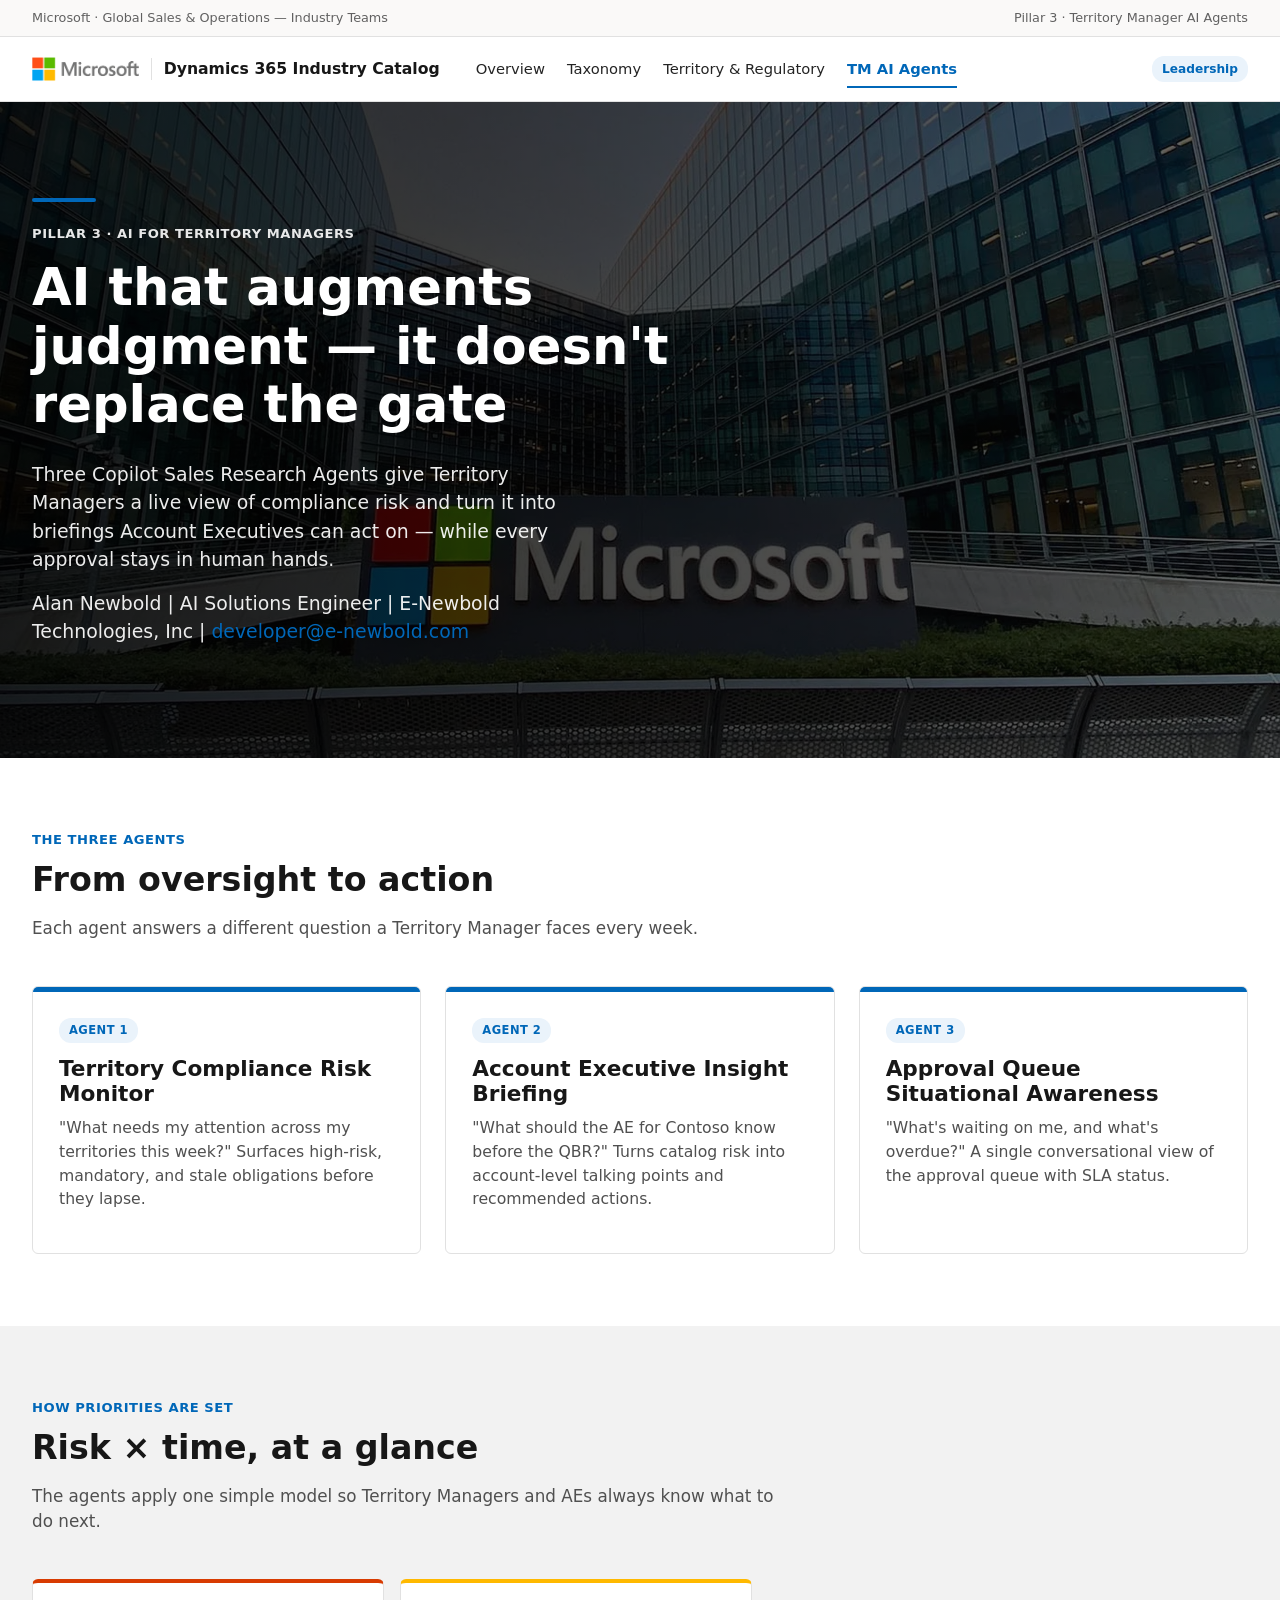
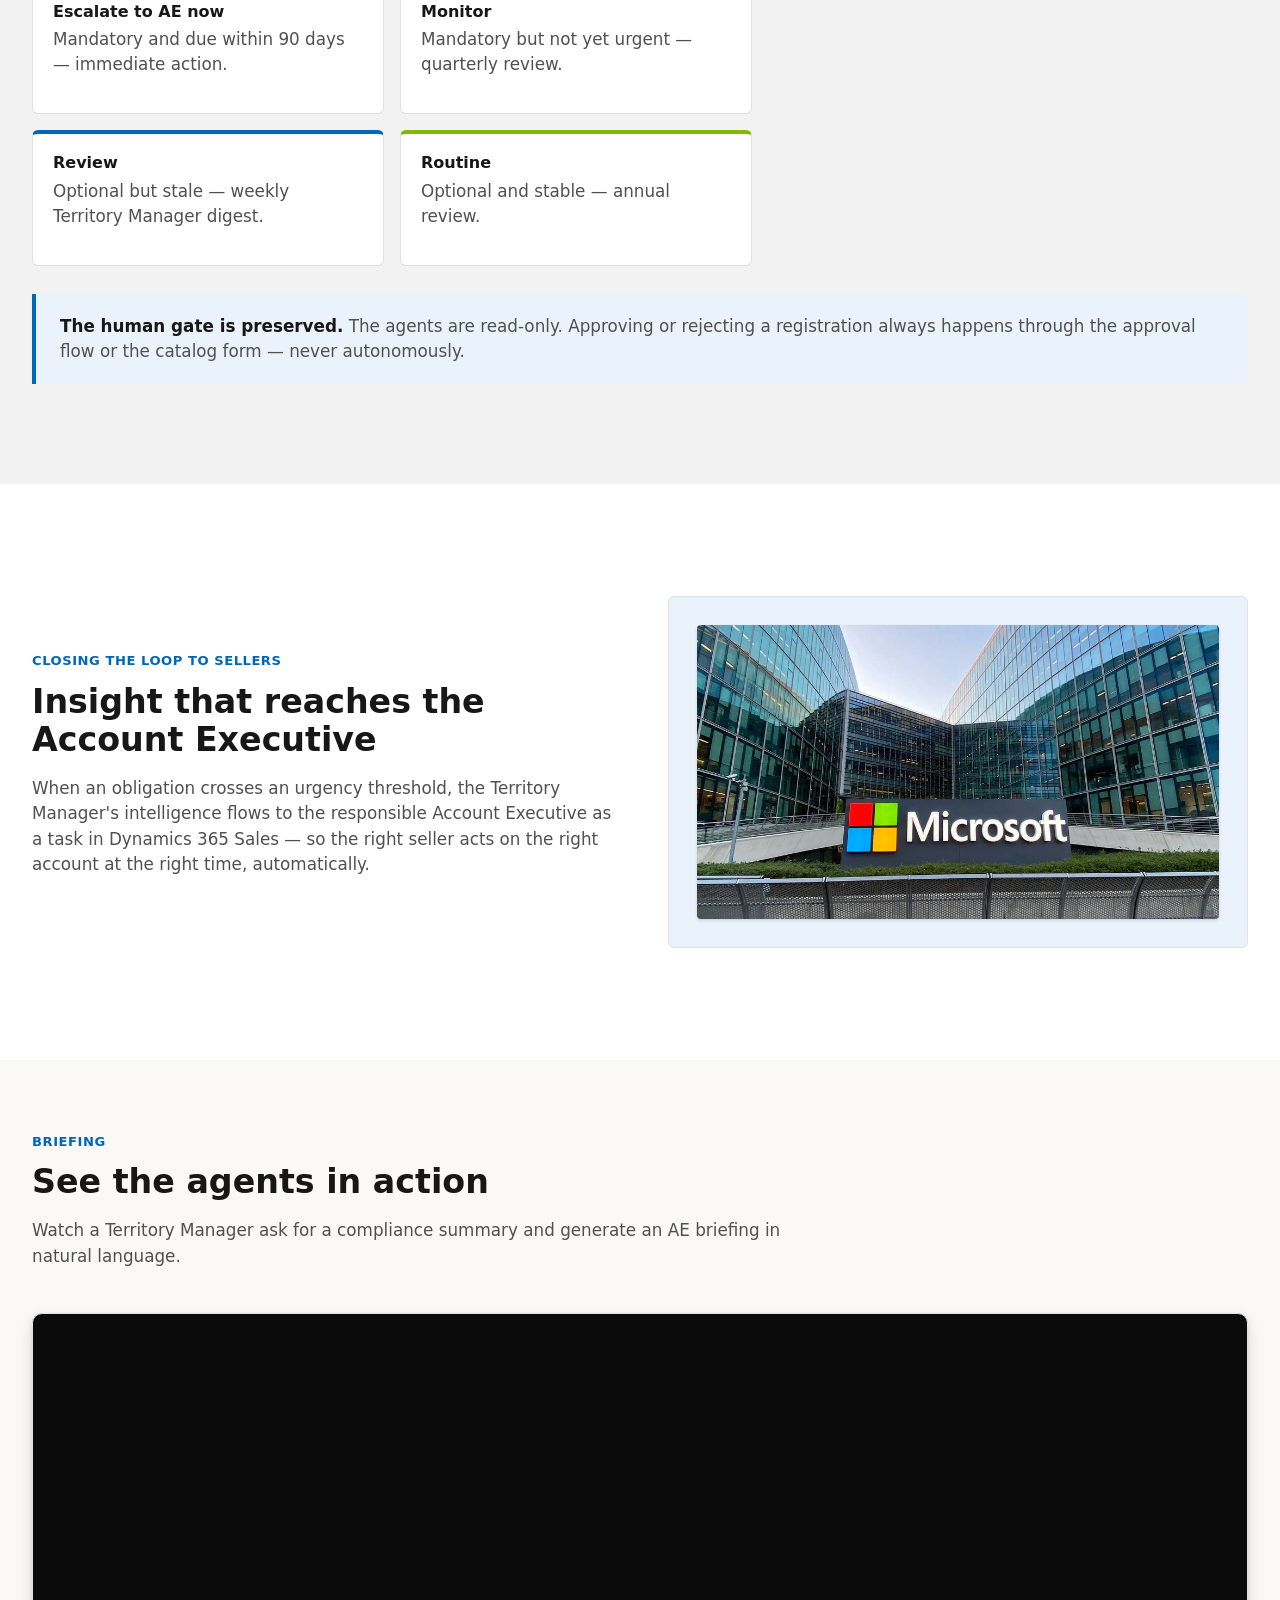
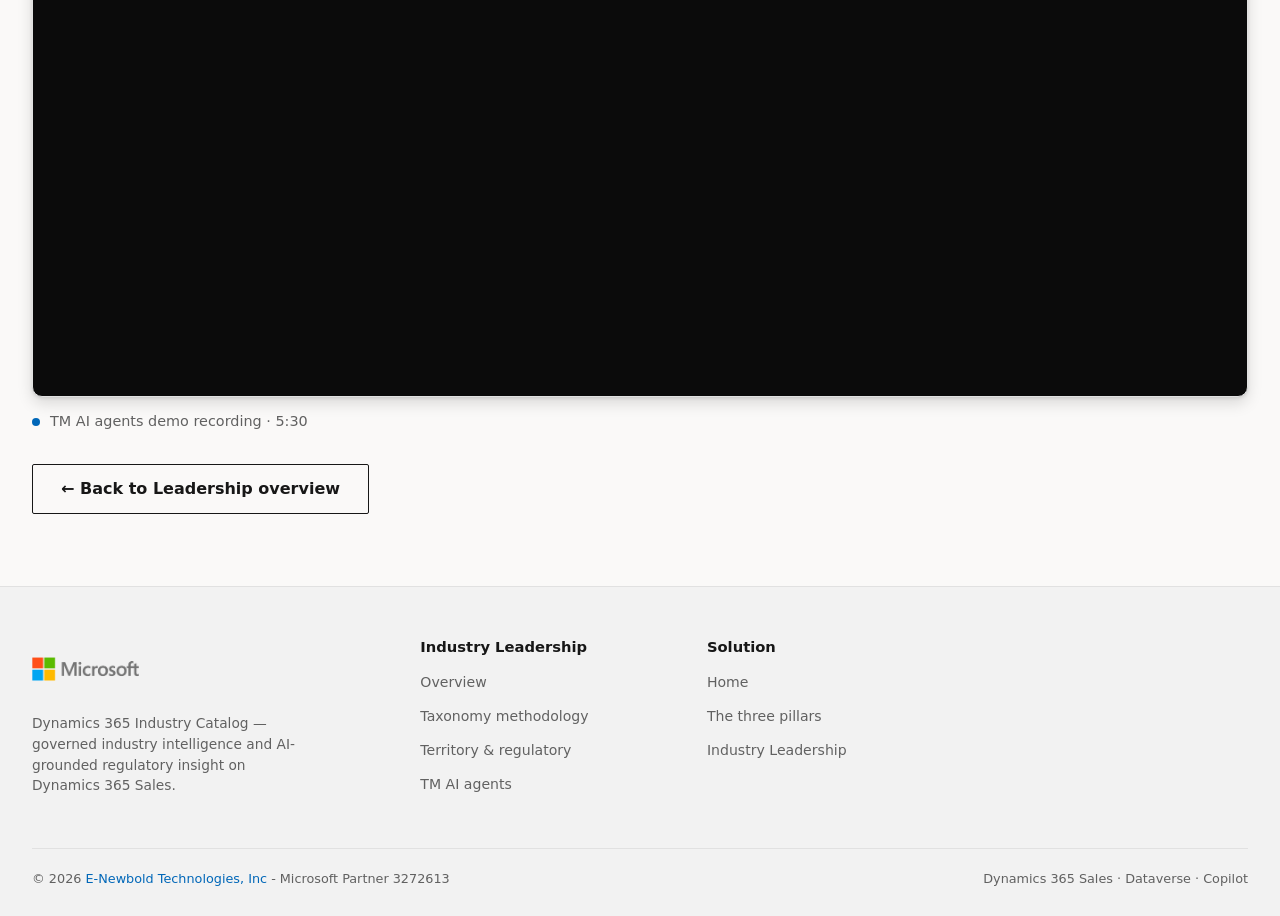
<file: Industry Website/html/leadership/tm-agents.html>
<!DOCTYPE html>
<html lang="en">

<head>
  <meta charset="UTF-8" />
  <meta name="viewport" content="width=device-width, initial-scale=1.0" />
  <title>Territory Manager AI Agents — Leadership | Dynamics 365 Industry Catalog</title>
  <meta name="description"
    content="The business value of three Copilot Sales Research Agents that give Territory Managers proactive compliance oversight and arm Account Executives with briefings." />
  <link rel="stylesheet" href="../../css/site.css" />
</head>

<body class="track-leadership">
  <a class="skip-link" href="#main">Skip to content</a>

  <div class="utility-bar">
    <div class="container">
      <span>Microsoft · Global Sales &amp; Operations — Industry Teams</span>
      <span>Pillar 3 · Territory Manager AI Agents</span>
    </div>
  </div>

  <header class="site-nav">
    <div class="container">
      <a class="brand" href="../index.html">
        <img src="../../media/Microsoft-Logo.png" alt="Microsoft" />
        <span class="brand-sep"></span>
        <span class="brand-name">Dynamics 365 Industry Catalog</span>
      </a>
      <nav class="nav-links" aria-label="Primary">
        <a href="overview.html">Overview</a>
        <a href="taxonomy.html">Taxonomy</a>
        <a href="territory-regulatory.html">Territory &amp; Regulatory</a>
        <a href="tm-agents.html" class="active">TM AI Agents</a>
      </nav>
      <div class="nav-actions">
        <span class="track-chip">Leadership</span>
        <button class="nav-toggle" aria-label="Menu"
          aria-expanded="false"><span></span><span></span><span></span></button>
      </div>
    </div>
  </header>

  <main id="main">
    <section class="hero" style="padding:0;">
      <img class="hero-bg" src="../../media/Microsoft_Hero_Splash.webp" alt="" aria-hidden="true" />
      <div class="container">
        <div class="hero-inner">
          <div class="accent-rule"></div>
          <p class="eyebrow">Pillar 3 · AI for Territory Managers</p>
          <h1>AI that augments judgment — it doesn't replace the gate</h1>
          <p>Three Copilot Sales Research Agents give Territory Managers a live view of compliance
            risk and turn it into briefings Account Executives can act on — while every approval
            stays in human hands.</p>
          <p> Alan Newbold | AI Solutions Engineer | E-Newbold Technologies, Inc | <a
              href="mailto:developer@e-newbold.com">developer@e-newbold.com</a></p>
        </div>
      </div>
    </section>

    <section>
      <div class="container">
        <div class="section-head">
          <p class="eyebrow">The three agents</p>
          <h2>From oversight to action</h2>
          <p>Each agent answers a different question a Territory Manager faces every week.</p>
        </div>
        <div class="card-grid">
          <article class="card">
            <div class="card-accent"></div>
            <div class="card-body">
              <span class="pill">Agent 1</span>
              <h3>Territory Compliance Risk Monitor</h3>
              <p>"What needs my attention across my territories this week?" Surfaces high-risk,
                mandatory, and stale obligations before they lapse.</p>
            </div>
          </article>
          <article class="card">
            <div class="card-accent"></div>
            <div class="card-body">
              <span class="pill">Agent 2</span>
              <h3>Account Executive Insight Briefing</h3>
              <p>"What should the AE for Contoso know before the QBR?" Turns catalog risk into
                account-level talking points and recommended actions.</p>
            </div>
          </article>
          <article class="card">
            <div class="card-accent"></div>
            <div class="card-body">
              <span class="pill">Agent 3</span>
              <h3>Approval Queue Situational Awareness</h3>
              <p>"What's waiting on me, and what's overdue?" A single conversational view of the
                approval queue with SLA status.</p>
            </div>
          </article>
        </div>
      </div>
    </section>

    <section class="section-alt">
      <div class="container">
        <div class="section-head">
          <p class="eyebrow">How priorities are set</p>
          <h2>Risk × time, at a glance</h2>
          <p>The agents apply one simple model so Territory Managers and AEs always know what to do
            next.</p>
        </div>
        <div class="quad">
          <div class="cell escalate">
            <h4>Escalate to AE now</h4>
            <p>Mandatory and due within 90 days — immediate action.</p>
          </div>
          <div class="cell monitor">
            <h4>Monitor</h4>
            <p>Mandatory but not yet urgent — quarterly review.</p>
          </div>
          <div class="cell review">
            <h4>Review</h4>
            <p>Optional but stale — weekly Territory Manager digest.</p>
          </div>
          <div class="cell routine">
            <h4>Routine</h4>
            <p>Optional and stable — annual review.</p>
          </div>
        </div>
        <div class="callout">
          <p><strong>The human gate is preserved.</strong> The agents are read-only. Approving or
            rejecting a registration always happens through the approval flow or the catalog form —
            never autonomously.</p>
        </div>
      </div>
    </section>

    <section>
      <div class="container">
        <div class="row reverse">
          <div>
            <p class="eyebrow">Closing the loop to sellers</p>
            <h2>Insight that reaches the Account Executive</h2>
            <p>When an obligation crosses an urgency threshold, the Territory Manager's intelligence
              flows to the responsible Account Executive as a task in Dynamics 365 Sales — so the
              right seller acts on the right account at the right time, automatically.</p>
          </div>
          <div class="row-visual">
            <img src="../../media/Microsoft_Hero_Splash.webp" alt="Microsoft campus" />
          </div>
        </div>
      </div>
    </section>

    <section class="section-soft">
      <div class="container">
        <div class="section-head">
          <p class="eyebrow">Briefing</p>
          <h2>See the agents in action</h2>
          <p>Watch a Territory Manager ask for a compliance summary and generate an AE briefing in
            natural language.</p>
        </div>
        <div class="video">
          <iframe src="https://www.youtube.com/embed/yC60SBcobnQ?controls=0&rel=0"
            title="Demo — Territory Manager AI agents" frameborder="0"
            allow="accelerometer; autoplay; clipboard-write; encrypted-media; gyroscope; picture-in-picture; web-share"
            allowfullscreen style="position:absolute;inset:0;width:100%;height:100%;border:0;"></iframe>
        </div>
        <div class="video-caption-row"><span class="dot"></span> TM AI agents demo recording · 5:30</div>
        <div style="margin-top:32px;">
          <a class="btn btn-outline" href="overview.html">← Back to Leadership overview</a>
        </div>
      </div>
    </section>
  </main>

  <footer class="site-footer">
    <div class="container">
      <div class="footer-cols">
        <div class="footer-brand">
          <img src="../../media/Microsoft-Logo.png" alt="Microsoft" />
          <p>Dynamics 365 Industry Catalog — governed industry intelligence and AI-grounded regulatory insight on
            Dynamics 365 Sales.</p>
        </div>
        <div>
          <h4>Industry Leadership</h4>
          <ul>
            <li><a href="overview.html">Overview</a></li>
            <li><a href="taxonomy.html">Taxonomy methodology</a></li>
            <li><a href="territory-regulatory.html">Territory &amp; regulatory</a></li>
            <li><a href="tm-agents.html">TM AI agents</a></li>
          </ul>
        </div>
        <div>
          <h4>Solution</h4>
          <ul>
            <li><a href="../index.html">Home</a></li>
            <li><a href="../index.html#pillars">The three pillars</a></li>
            <li><a href="overview.html">Industry Leadership</a></li>
          </ul>
        </div>
      </div>
      <div class="footer-bottom">
        <span>© 2026 <a href="https://www.e-newbold.com" target="_blank" rel="noopener noreferrer">E-Newbold
            Technologies, Inc</a> - Microsoft Partner 3272613</span>
        <span>Dynamics 365 Sales · Dataverse · Copilot</span>
      </div>
    </div>
  </footer>

  <script src="../../js/site.js"></script>
</body>

</html>
</file>
<file: Industry Website/css/site.css>
/* ==========================================================================
   CPOR Industry Engagement — Documentation Site
   Microsoft 365 / microsoft.com marketing design language
   ========================================================================== */

:root {
  /* Brand */
  --ms-blue: #0067b8;
  --ms-blue-hover: #005da6;
  --ms-blue-pressed: #004e8c;

  /* Logo accent quartet */
  --ms-red: #f25022;
  --ms-green: #7fba00;
  --ms-cyan: #00a4ef;
  --ms-yellow: #ffb900;

  /* Neutrals */
  --ink: #171717;
  --ink-2: #242424;
  --gray: #505050;
  --gray-2: #616161;
  --line: #e1e1e1;
  --bg: #ffffff;
  --bg-alt: #f2f2f2;
  --bg-soft: #faf9f8;

  /* Track accent (default = leadership/blue) */
  --accent: #0067b8;
  --accent-soft: #eaf3fb;

  /* Layout */
  --container: 1264px;
  --radius: 2px;
  --shadow: 0 1.6px 3.6px rgba(0,0,0,.13), 0 .3px .9px rgba(0,0,0,.10);
  --shadow-lg: 0 6.4px 14.4px rgba(0,0,0,.13), 0 1.2px 3.6px rgba(0,0,0,.10);

  --font: "Segoe UI Variable", "Segoe UI", system-ui, -apple-system, Arial, sans-serif;
}

* { box-sizing: border-box; }

html { scroll-behavior: smooth; }

body {
  margin: 0;
  font-family: var(--font);
  color: var(--ink);
  background: var(--bg);
  line-height: 1.5;
  -webkit-font-smoothing: antialiased;
}

h1, h2, h3, h4 { color: var(--ink); line-height: 1.15; margin: 0 0 .5em; font-weight: 600; }
h1 { font-size: clamp(2.2rem, 4vw, 3.5rem); }
h2 { font-size: clamp(1.7rem, 2.6vw, 2.5rem); }
h3 { font-size: 1.35rem; }
p { margin: 0 0 1rem; color: var(--gray); font-size: 1.05rem; }
a { color: var(--ms-blue); text-decoration: none; }
a:hover { text-decoration: underline; }
img { max-width: 100%; display: block; }

.container { max-width: var(--container); margin: 0 auto; padding: 0 24px; }

/* ---------- Skip link ---------- */
.skip-link {
  position: absolute; left: -999px; top: 0; background: var(--ms-blue); color: #fff;
  padding: 10px 16px; z-index: 1000;
}
.skip-link:focus { left: 8px; top: 8px; }

/* ==========================================================================
   Utility bar + Nav
   ========================================================================== */
.utility-bar {
  background: var(--bg-soft);
  border-bottom: 1px solid var(--line);
  font-size: .8rem;
}
.utility-bar .container { display: flex; justify-content: space-between; align-items: center; height: 36px; }
.utility-bar span { color: var(--gray-2); }

.site-nav {
  position: sticky; top: 0; z-index: 100;
  background: rgba(255,255,255,.96);
  backdrop-filter: saturate(180%) blur(6px);
  border-bottom: 1px solid var(--line);
}
.site-nav .container { display: flex; align-items: center; gap: 28px; height: 64px; }
.brand { display: flex; align-items: center; gap: 12px; min-width: 0; }
.brand img { height: 60px; width: auto; }
.brand .brand-sep { width: 1px; height: 22px; background: var(--line); }
.brand .brand-name { font-weight: 600; font-size: .98rem; color: var(--ink); white-space: nowrap; }

.nav-links { display: flex; gap: 22px; margin-left: 8px; flex: 1; }
.nav-links a {
  color: var(--ink-2); font-size: .92rem; padding: 6px 0; position: relative;
  text-decoration: none; white-space: nowrap;
}
.nav-links a:hover { color: var(--accent); }
.nav-links a.active { color: var(--accent); font-weight: 600; }
.nav-links a.active::after {
  content: ""; position: absolute; left: 0; right: 0; bottom: -2px; height: 2px; background: var(--accent);
}

.nav-actions { display: flex; align-items: center; gap: 12px; }
.track-chip {
  font-size: .76rem; font-weight: 600; padding: 4px 10px; border-radius: 12px;
  background: var(--accent-soft); color: var(--accent);
}
.nav-toggle { display: none; background: none; border: 0; cursor: pointer; padding: 8px; }
.nav-toggle span { display: block; width: 22px; height: 2px; background: var(--ink); margin: 4px 0; }

/* ==========================================================================
   Buttons
   ========================================================================== */
.btn {
  display: inline-block; font-family: var(--font); font-size: 1rem; font-weight: 600;
  padding: 12px 28px; border-radius: var(--radius); cursor: pointer; border: 1px solid transparent;
  transition: background .15s, color .15s; text-decoration: none;
}
.btn-primary { background: var(--ms-blue); color: #fff; }
.btn-primary:hover { background: var(--ms-blue-hover); text-decoration: none; color: #fff; }
.btn-accent { background: var(--accent); color: #fff; }
.btn-accent:hover { filter: brightness(.92); text-decoration: none; color: #fff; }
.btn-outline { background: transparent; color: var(--ink); border-color: var(--ink); }
.btn-outline:hover { background: var(--ink); color: #fff; text-decoration: none; }
.btn-ghost-light { background: transparent; color: #fff; border-color: #fff; }
.btn-ghost-light:hover { background: #fff; color: var(--ink); text-decoration: none; }
.link-arrow { font-weight: 600; color: var(--accent); }
.link-arrow::after { content: " \2192"; }

/* ==========================================================================
   Hero
   ========================================================================== */
.hero {
  position: relative; color: #fff; overflow: hidden;
  background: #0b0b0b;
}
.hero-bg { position: absolute; inset: 0; width: 100%; height: 100%; object-fit: cover; opacity: .55; }
.hero::after {
  content: ""; position: absolute; inset: 0;
  background: linear-gradient(90deg, rgba(0,0,0,.78) 0%, rgba(0,0,0,.55) 45%, rgba(0,0,0,.25) 100%);
}
.hero .container { position: relative; z-index: 2; padding-top: 96px; padding-bottom: 96px; max-width: var(--container); }
.hero-inner { max-width: 680px; }
.hero .eyebrow { color: #fff; opacity: .9; font-weight: 600; letter-spacing: .04em; text-transform: uppercase; font-size: .82rem; margin-bottom: 14px; }
.hero h1 { color: #fff; }
.hero p { color: rgba(255,255,255,.92); font-size: 1.18rem; max-width: 560px; }
.hero-cta { display: flex; gap: 14px; flex-wrap: wrap; margin-top: 26px; }
.accent-rule { width: 64px; height: 4px; background: var(--accent); margin-bottom: 22px; border-radius: 2px; }
.brand-bar { display: flex; gap: 0; width: 84px; height: 6px; margin-bottom: 22px; border-radius: 2px; overflow: hidden; }
.brand-bar i { flex: 1; }
.brand-bar i:nth-child(1){ background: var(--ms-red);}
.brand-bar i:nth-child(2){ background: var(--ms-green);}
.brand-bar i:nth-child(3){ background: var(--ms-cyan);}
.brand-bar i:nth-child(4){ background: var(--ms-yellow);}

/* ==========================================================================
   Sections
   ========================================================================== */
section { padding: 72px 0; }
.section-alt { background: var(--bg-alt); }
.section-soft { background: var(--bg-soft); }
.section-head { max-width: 760px; margin-bottom: 44px; }
.section-head.center { margin-left: auto; margin-right: auto; text-align: center; }
.eyebrow { color: var(--accent); font-weight: 600; letter-spacing: .04em; text-transform: uppercase; font-size: .82rem; margin-bottom: 12px; }

/* Content row (alternating) */
.row {
  display: grid; grid-template-columns: 1fr 1fr; gap: 56px; align-items: center;
  padding: 40px 0;
}
.row.reverse .row-visual { order: 2; }
.row-visual {
  background: var(--accent-soft); border-radius: 6px; min-height: 280px;
  display: flex; align-items: center; justify-content: center; padding: 28px;
  border: 1px solid var(--line);
}
.row-visual img { border-radius: 4px; box-shadow: var(--shadow); }
.row ul { padding-left: 0; list-style: none; margin: 18px 0 0; }
.row ul li { position: relative; padding-left: 28px; margin-bottom: 12px; color: var(--gray); }
.row ul li::before {
  content: ""; position: absolute; left: 0; top: 8px; width: 14px; height: 14px;
  border-radius: 50%; background: var(--accent); opacity: .25;
}
.row ul li::after {
  content: ""; position: absolute; left: 4px; top: 12px; width: 6px; height: 6px;
  border-radius: 50%; background: var(--accent);
}

/* ==========================================================================
   Card grid
   ========================================================================== */
.card-grid { display: grid; grid-template-columns: repeat(3, 1fr); gap: 24px; }
.card-grid.two { grid-template-columns: repeat(2, 1fr); }
.card {
  background: #fff; border: 1px solid var(--line); border-radius: 6px; overflow: hidden;
  display: flex; flex-direction: column; transition: box-shadow .2s, transform .2s;
}
.card:hover { box-shadow: var(--shadow-lg); transform: translateY(-3px); }
.card-accent { height: 5px; background: var(--accent); }
.card-body { padding: 26px; flex: 1; display: flex; flex-direction: column; }
.card .pill { display: inline-block; font-size: .72rem; font-weight: 700; letter-spacing: .04em;
  text-transform: uppercase; color: var(--accent); background: var(--accent-soft);
  padding: 4px 10px; border-radius: 12px; margin-bottom: 14px; align-self: flex-start; }
.card h3 { margin-bottom: 10px; }
.card p { font-size: .98rem; flex: 1; }
.card .card-link { margin-top: 14px; }

/* ==========================================================================
   Stat band
   ========================================================================== */
.stat-band { display: grid; grid-template-columns: repeat(4, 1fr); gap: 24px; text-align: center; }
.stat .num { font-size: 2.6rem; font-weight: 700; color: var(--accent); line-height: 1; }
.stat .label { color: var(--gray-2); font-size: .95rem; margin-top: 8px; }

/* ==========================================================================
   Video placeholder
   ========================================================================== */
.video {
  position: relative; border-radius: 10px; overflow: hidden; aspect-ratio: 16 / 9;
  background: #0b0b0b; box-shadow: var(--shadow-lg); cursor: pointer; border: 1px solid var(--line);
}
.video img { position: absolute; inset: 0; width: 100%; height: 100%; object-fit: cover; opacity: .5; }
.video .video-overlay {
  position: absolute; inset: 0; display: flex; flex-direction: column; align-items: center; justify-content: center;
  text-align: center; color: #fff; padding: 24px;
  background: linear-gradient(180deg, rgba(0,0,0,.15), rgba(0,0,0,.5));
}
.play-btn {
  width: 76px; height: 76px; border-radius: 50%; background: rgba(255,255,255,.16);
  border: 2px solid #fff; display: flex; align-items: center; justify-content: center;
  margin-bottom: 16px; transition: transform .15s, background .15s;
}
.video:hover .play-btn { transform: scale(1.08); background: var(--accent); border-color: var(--accent); }
.play-btn::before {
  content: ""; width: 0; height: 0; border-style: solid; border-width: 13px 0 13px 22px;
  border-color: transparent transparent transparent #fff; margin-left: 5px;
}
.video .v-title { font-size: 1.15rem; font-weight: 600; }
.video .v-caption { font-size: .9rem; opacity: .85; margin-top: 6px; max-width: 460px; }
.video .v-duration {
  position: absolute; bottom: 14px; right: 14px; background: rgba(0,0,0,.65);
  color: #fff; font-size: .78rem; font-weight: 600; padding: 4px 10px; border-radius: 4px;
}
.video-caption-row { display: flex; align-items: center; gap: 10px; margin-top: 14px; color: var(--gray-2); font-size: .9rem; }
.video-caption-row .dot { width: 8px; height: 8px; border-radius: 50%; background: var(--accent); }

.video-grid { display: grid; grid-template-columns: repeat(3, 1fr); gap: 22px; }

/* ==========================================================================
   Callout / note
   ========================================================================== */
.callout {
  border-left: 4px solid var(--accent); background: var(--accent-soft);
  padding: 20px 24px; border-radius: 0 6px 6px 0; margin: 28px 0;
}
.callout strong { color: var(--ink); }
.callout p { margin-bottom: 0; color: var(--gray); }

/* Process steps */
.steps { display: grid; grid-template-columns: repeat(5, 1fr); gap: 16px; counter-reset: step; }
.step { background: #fff; border: 1px solid var(--line); border-radius: 6px; padding: 22px 18px; position: relative; }
.step .n { width: 34px; height: 34px; border-radius: 50%; background: var(--accent); color: #fff;
  display: flex; align-items: center; justify-content: center; font-weight: 700; margin-bottom: 12px; }
.step h4 { font-size: 1rem; margin-bottom: 6px; }
.step p { font-size: .88rem; margin: 0; }

/* Tag/legend */
.quad { display: grid; grid-template-columns: repeat(2, 1fr); gap: 16px; max-width: 720px; }
.quad .cell { border: 1px solid var(--line); border-radius: 6px; padding: 20px; background: #fff; }
.quad .cell h4 { margin-bottom: 6px; }
.quad .cell.escalate { border-top: 4px solid #d83b01; }
.quad .cell.monitor  { border-top: 4px solid #ffb900; }
.quad .cell.review   { border-top: 4px solid #0067b8; }
.quad .cell.routine  { border-top: 4px solid #7fba00; }

/* ==========================================================================
   Footer
   ========================================================================== */
.site-footer { background: #f2f2f2; border-top: 1px solid var(--line); padding: 52px 0 28px; }
.footer-cols { display: grid; grid-template-columns: 1.4fr repeat(3, 1fr); gap: 32px; }
.footer-cols h4 { font-size: .92rem; color: var(--ink); margin-bottom: 14px; }
.footer-cols ul { list-style: none; padding: 0; margin: 0; }
.footer-cols li { margin-bottom: 10px; }
.footer-cols a { color: var(--gray-2); font-size: .88rem; }
.footer-brand img { height: 60px; margin-bottom: 14px; }
.footer-brand p { font-size: .86rem; color: var(--gray-2); max-width: 280px; }
.footer-bottom { border-top: 1px solid var(--line); margin-top: 36px; padding-top: 20px;
  display: flex; justify-content: space-between; flex-wrap: wrap; gap: 12px; color: var(--gray-2); font-size: .8rem; }

/* ==========================================================================
   Intro splash (landing only)
   ========================================================================== */
.splash {
  position: fixed; inset: 0; background: #fff; z-index: 2000;
  display: flex; align-items: center; justify-content: center;
  transition: opacity .6s ease; 
}
.splash.hide { opacity: 0; pointer-events: none; }
.splash img { width: min(360px, 60vw); animation: splashIn 1s ease both; }
@keyframes splashIn {
  0% { opacity: 0; transform: scale(.94); }
  100% { opacity: 1; transform: scale(1); }
}

/* ==========================================================================
   Crosswalk resolution diagram (Pillar 2)
   ========================================================================== */
.xwalk { max-width: 1000px; margin: 8px auto 0; }
.xwalk-cap { text-align: center; font-size: .82rem; color: var(--gray); margin-top: 18px; }
.xwalk-inputs { display: grid; grid-template-columns: 1fr auto 1fr auto 1fr; align-items: stretch; gap: 12px; }
.xnode {
  background: #fff; border: 1px solid var(--line); border-top: 3px solid var(--accent);
  border-radius: var(--radius); padding: 18px 16px; text-align: center;
  display: flex; flex-direction: column; gap: 5px; box-shadow: var(--shadow);
}
.xnode .xnode-k { font-size: .7rem; letter-spacing: .07em; text-transform: uppercase; color: var(--accent); font-weight: 700; }
.xnode strong { font-size: 1.08rem; color: var(--ink); line-height: 1.25; }
.xnode .xnode-sub { font-size: .76rem; color: var(--gray); font-family: ui-monospace, "Cascadia Code", Consolas, monospace; }
.xop { align-self: center; font-size: 1.5rem; font-weight: 300; color: var(--gray-2); }
.xwalk-mid { display: grid; grid-template-columns: 1fr 1fr; gap: 12px; margin-top: 14px; }
.xmap {
  background: var(--accent-soft); border: 1px dashed var(--accent); border-radius: var(--radius);
  padding: 14px 16px; text-align: center; display: flex; flex-direction: column; gap: 4px;
}
.xmap b { color: var(--accent); font-size: .98rem; }
.xmap small { color: var(--gray); font-size: .82rem; }
.xfunnel {
  width: 0; height: 0; margin: 10px auto 14px;
  border-left: 26px solid transparent; border-right: 26px solid transparent;
  border-top: 22px solid var(--accent);
}
.xout {
  background: var(--accent); color: #fff; border-radius: var(--radius);
  padding: 26px 28px; text-align: center; box-shadow: var(--shadow-lg);
}
.xout .pill { display: inline-block; background: rgba(255,255,255,.2); color: #fff; }
.xout h3 { color: #fff; margin: 12px 0 16px; font-size: 1.5rem; }
.xout-facts { list-style: none; padding: 0; margin: 0 auto; max-width: 640px; display: grid; grid-template-columns: 1fr 1fr; gap: 8px 28px; text-align: left; }
.xout-facts li { position: relative; padding-left: 22px; font-size: .92rem; color: rgba(255,255,255,.92); }
.xout-facts li::before { content: "\2713"; position: absolute; left: 0; font-weight: 700; color: #fff; }

/* ==========================================================================
   Responsive
   ========================================================================== */
@media (max-width: 980px) {
  .nav-links { display: none; }
  .nav-toggle { display: block; }
  .site-nav.open .nav-links {
    display: flex; position: absolute; top: 64px; left: 0; right: 0; flex-direction: column;
    background: #fff; border-bottom: 1px solid var(--line); padding: 16px 24px; gap: 8px;
  }
  .row { grid-template-columns: 1fr; gap: 28px; }
  .row.reverse .row-visual { order: 0; }
  .card-grid, .card-grid.two, .video-grid { grid-template-columns: 1fr; }
  .stat-band { grid-template-columns: repeat(2, 1fr); row-gap: 32px; }
  .steps { grid-template-columns: 1fr 1fr; }
  .footer-cols { grid-template-columns: 1fr 1fr; }
  .quad { grid-template-columns: 1fr; }
  .xwalk-inputs { grid-template-columns: 1fr; }
  .xop { display: none; }
  .xwalk-mid { grid-template-columns: 1fr; }
  .xout-facts { grid-template-columns: 1fr; }
}
@media (max-width: 560px) {
  .stat-band { grid-template-columns: 1fr; }
  .steps { grid-template-columns: 1fr; }
  .footer-cols { grid-template-columns: 1fr; }
  .hero .container { padding-top: 64px; padding-bottom: 64px; }
}
</file>
<file: webresources/css/cpor_styles.css>
/* ============================================================
   CPOR INDUSTRY CATALOG — FLUENT UI 2 STYLES
   Version 1.0 | 2026-06-16
   Fluent 2 design tokens + Office Fabric Core typography
   ============================================================ */

/* ── 1. DESIGN TOKENS ─────────────────────────────────────── */
:root {
  /* Brand */
  --clr-brand:          #0f6cbd;
  --clr-brand-hover:    #115ea3;
  --clr-brand-pressed:  #0e5c9a;
  --clr-brand-light:    #cce3f6;
  --clr-brand-bg:       #f5f9fd;

  /* Neutral Backgrounds */
  --clr-bg-1:  #ffffff;
  --clr-bg-2:  #fafafa;
  --clr-bg-3:  #f5f5f5;
  --clr-bg-4:  #f0f0f0;
  --clr-bg-5:  #e8e8e8;

  /* Neutral Foregrounds */
  --clr-fg-1:        #242424;
  --clr-fg-2:        #616161;
  --clr-fg-3:        #808080;
  --clr-fg-disabled: #bdbdbd;
  --clr-fg-inverse:  #ffffff;

  /* Neutral Strokes */
  --clr-stroke-1: #d1d1d1;
  --clr-stroke-2: #e0e0e0;
  --clr-stroke-3: #c8c8c8;

  /* Status — Success (Active) */
  --clr-success-bg:     #f1faf1;
  --clr-success-fg:     #107c10;
  --clr-success-stroke: #107c10;

  /* Status — Warning (Pending) */
  --clr-warning-bg:     #fff9f0;
  --clr-warning-fg:     #835b00;
  --clr-warning-stroke: #c19c00;

  /* Status — Caution (Approaching deadline) */
  --clr-caution-bg:     #fff6f0;
  --clr-caution-fg:     #bc4b09;
  --clr-caution-stroke: #bc4b09;

  /* Status — Error (High risk / stale / overdue) */
  --clr-error-bg:     #fdf3f4;
  --clr-error-fg:     #bc2f32;
  --clr-error-stroke: #bc2f32;

  /* Status — Neutral (Superseded) */
  --clr-neutral-badge-bg: #f0f0f0;
  --clr-neutral-badge-fg: #616161;

  /* Typography */
  --font: "Segoe UI", "Segoe UI Web (West European)", -apple-system, BlinkMacSystemFont, Roboto, "Helvetica Neue", sans-serif;
  --font-mono: "Cascadia Code", Consolas, "Courier New", monospace;

  --fs-xs:   10px;
  --fs-sm:   12px;
  --fs-base: 14px;
  --fs-md:   16px;
  --fs-lg:   20px;
  --fs-xl:   24px;
  --fs-xxl:  28px;
  --fs-hero: 32px;

  --fw-regular:  400;
  --fw-medium:   500;
  --fw-semibold: 600;
  --fw-bold:     700;

  /* Spacing */
  --sp-1:  2px;
  --sp-2:  4px;
  --sp-3:  8px;
  --sp-4:  12px;
  --sp-5:  16px;
  --sp-6:  20px;
  --sp-7:  24px;
  --sp-8:  32px;
  --sp-9:  40px;
  --sp-10: 48px;

  /* Radius */
  --r-s:   2px;
  --r-m:   4px;
  --r-l:   6px;
  --r-xl:  8px;
  --r-max: 9999px;

  /* Shadows */
  --shadow-2:  0 1px 2px rgba(0,0,0,.14), 0 0 2px rgba(0,0,0,.12);
  --shadow-4:  0 2px 4px rgba(0,0,0,.14), 0 0 2px rgba(0,0,0,.12);
  --shadow-8:  0 4px 8px rgba(0,0,0,.14), 0 0 2px rgba(0,0,0,.12);
  --shadow-16: 0 8px 16px rgba(0,0,0,.14), 0 0 2px rgba(0,0,0,.12);

  /* Transitions */
  --t-fast:   100ms ease;
  --t-normal: 200ms ease;
  --t-slow:   300ms ease;

  /* Z-index layers */
  --z-header:  100;
  --z-overlay: 200;
  --z-toast:   300;
  --z-modal:   400;

  /* Industry Vertical Colors */
  --clr-vert-fin:  #0f6cbd;
  --clr-vert-hls:  #107c10;
  --clr-vert-mfg:  #8764b8;
  --clr-vert-ret:  #986f0b;
  --clr-vert-gov:  #004b50;
  --clr-vert-med:  #c50f1f;
}

/* ── 2. RESET & BASE ────────────────────────────────────────── */
*, *::before, *::after { box-sizing: border-box; margin: 0; padding: 0; }

html, body {
  height: 100%;
  overflow: hidden;
  font-family: var(--font);
  font-size: var(--fs-base);
  line-height: 20px;
  color: var(--clr-fg-1);
  background: var(--clr-bg-3);
  -webkit-font-smoothing: antialiased;
}

a { color: var(--clr-brand); text-decoration: none; }
a:hover { text-decoration: underline; }

/* ── 3. APP SHELL ───────────────────────────────────────────── */
#cpor-app {
  display: flex;
  flex-direction: column;
  height: 100vh;
  overflow: hidden;
}

#cpor-main {
  flex: 1;
  overflow-y: auto;
  overflow-x: hidden;
  padding: var(--sp-5) var(--sp-7);
  background: var(--clr-bg-3);
}

/* ── 4. APP HEADER ──────────────────────────────────────────── */
.cpor-header {
  display: flex;
  align-items: center;
  gap: var(--sp-4);
  height: 48px;
  padding: 0 var(--sp-7);
  background: var(--clr-bg-1);
  border-bottom: 1px solid var(--clr-stroke-2);
  box-shadow: var(--shadow-2);
  position: sticky;
  top: 0;
  z-index: var(--z-header);
  flex-shrink: 0;
}

.cpor-header__logo {
  height: 22px;
  width: auto;
  display: block;
}

.cpor-header__divider {
  width: 1px;
  height: 20px;
  background: var(--clr-stroke-3);
  flex-shrink: 0;
}

.cpor-header__title {
  font-size: var(--fs-md);
  font-weight: var(--fw-semibold);
  color: var(--clr-fg-1);
  white-space: nowrap;
}

.cpor-header__subtitle {
  font-size: var(--fs-sm);
  color: var(--clr-fg-2);
  margin-left: var(--sp-2);
}

.cpor-header__spacer { flex: 1; }

.cpor-header__meta {
  display: flex;
  align-items: center;
  gap: var(--sp-3);
  font-size: var(--fs-sm);
  color: var(--clr-fg-2);
}

.cpor-header__refresh-btn {
  display: flex;
  align-items: center;
  gap: var(--sp-2);
  padding: var(--sp-2) var(--sp-3);
  border: 1px solid var(--clr-stroke-1);
  border-radius: var(--r-m);
  background: var(--clr-bg-1);
  color: var(--clr-fg-2);
  font-size: var(--fs-sm);
  font-family: var(--font);
  cursor: pointer;
  transition: background var(--t-fast), border-color var(--t-fast);
}
.cpor-header__refresh-btn:hover {
  background: var(--clr-bg-3);
  border-color: var(--clr-stroke-3);
  color: var(--clr-fg-1);
}

/* ── 5. PAGE HEADER ─────────────────────────────────────────── */
.cpor-page-header {
  margin-bottom: var(--sp-5);
}
.cpor-page-header h1 {
  font-size: var(--fs-xl);
  font-weight: var(--fw-semibold);
  color: var(--clr-fg-1);
  line-height: 32px;
}
.cpor-page-header p {
  font-size: var(--fs-base);
  color: var(--clr-fg-2);
  margin-top: var(--sp-1);
}

/* ── 6. KPI CARDS ───────────────────────────────────────────── */
.cpor-kpi-row {
  display: grid;
  grid-template-columns: repeat(4, 1fr);
  gap: var(--sp-5);
  margin-bottom: var(--sp-6);
}

@media (max-width: 1100px) {
  .cpor-kpi-row { grid-template-columns: repeat(2, 1fr); }
}

.cpor-kpi-card {
  background: var(--clr-bg-1);
  border: 1px solid var(--clr-stroke-2);
  border-radius: var(--r-xl);
  padding: var(--sp-5) var(--sp-6);
  box-shadow: var(--shadow-2);
  cursor: pointer;
  transition: box-shadow var(--t-normal), border-color var(--t-normal), transform var(--t-fast);
  position: relative;
  overflow: hidden;
}
.cpor-kpi-card:hover {
  box-shadow: var(--shadow-8);
  border-color: var(--clr-stroke-3);
  transform: translateY(-1px);
}
.cpor-kpi-card::before {
  content: '';
  position: absolute;
  top: 0; left: 0; right: 0;
  height: 3px;
  border-radius: var(--r-xl) var(--r-xl) 0 0;
}
.cpor-kpi-card--brand::before { background: var(--clr-brand); }
.cpor-kpi-card--warning::before { background: var(--clr-warning-stroke); }
.cpor-kpi-card--caution::before { background: var(--clr-caution-stroke); }
.cpor-kpi-card--error::before { background: var(--clr-error-stroke); }

.cpor-kpi-card__icon {
  display: flex;
  align-items: center;
  justify-content: center;
  width: 36px;
  height: 36px;
  border-radius: var(--r-xl);
  margin-bottom: var(--sp-3);
  font-size: 18px;
}
.cpor-kpi-card--brand  .cpor-kpi-card__icon { background: var(--clr-brand-bg); color: var(--clr-brand); }
.cpor-kpi-card--warning .cpor-kpi-card__icon { background: var(--clr-warning-bg); color: var(--clr-warning-fg); }
.cpor-kpi-card--caution .cpor-kpi-card__icon { background: var(--clr-caution-bg); color: var(--clr-caution-fg); }
.cpor-kpi-card--error  .cpor-kpi-card__icon { background: var(--clr-error-bg); color: var(--clr-error-fg); }

.cpor-kpi-card__count {
  font-size: var(--fs-hero);
  font-weight: var(--fw-semibold);
  line-height: 40px;
  color: var(--clr-fg-1);
  transition: color var(--t-normal);
}
.cpor-kpi-card--warning .cpor-kpi-card__count { color: var(--clr-warning-fg); }
.cpor-kpi-card--caution .cpor-kpi-card__count { color: var(--clr-caution-fg); }
.cpor-kpi-card--error   .cpor-kpi-card__count { color: var(--clr-error-fg); }

.cpor-kpi-card__label {
  font-size: var(--fs-base);
  font-weight: var(--fw-medium);
  color: var(--clr-fg-1);
  margin-top: var(--sp-2);
}
.cpor-kpi-card__sub {
  font-size: var(--fs-sm);
  color: var(--clr-fg-2);
  margin-top: var(--sp-1);
}
.cpor-kpi-card__link {
  display: inline-flex;
  align-items: center;
  gap: 2px;
  font-size: var(--fs-sm);
  color: var(--clr-brand);
  margin-top: var(--sp-3);
  font-weight: var(--fw-medium);
}
.cpor-kpi-card__link:hover { text-decoration: underline; }

/* ── 7. CONTENT PANELS ──────────────────────────────────────── */
.cpor-panel {
  background: var(--clr-bg-1);
  border: 1px solid var(--clr-stroke-2);
  border-radius: var(--r-xl);
  box-shadow: var(--shadow-2);
  overflow: hidden;
}

.cpor-panel__header {
  display: flex;
  align-items: center;
  gap: var(--sp-3);
  padding: var(--sp-4) var(--sp-5);
  border-bottom: 1px solid var(--clr-stroke-2);
  background: var(--clr-bg-1);
}
.cpor-panel__title {
  font-size: var(--fs-base);
  font-weight: var(--fw-semibold);
  color: var(--clr-fg-1);
  flex: 1;
}
.cpor-panel__count-badge {
  font-size: var(--fs-xs);
  font-weight: var(--fw-semibold);
  background: var(--clr-bg-4);
  color: var(--clr-fg-2);
  padding: 2px 8px;
  border-radius: var(--r-max);
}
.cpor-panel__body { padding: var(--sp-5); }
.cpor-panel__body--no-pad { padding: 0; }

/* Two-col dashboard row */
.cpor-dash-row {
  display: grid;
  grid-template-columns: 1fr 1fr;
  gap: var(--sp-5);
  margin-top: var(--sp-5);
}
@media (max-width: 900px) {
  .cpor-dash-row { grid-template-columns: 1fr; }
}

/* Chart panel full-width */
.cpor-chart-panel { margin-bottom: 0; }
.cpor-chart-canvas-wrap {
  padding: var(--sp-5);
  height: 260px;
  position: relative;
}

/* ── 8. COMMAND BAR ─────────────────────────────────────────── */
.cpor-command-bar {
  display: flex;
  align-items: center;
  gap: var(--sp-3);
  padding: var(--sp-3) var(--sp-5);
  border-bottom: 1px solid var(--clr-stroke-2);
  background: var(--clr-bg-1);
}
.cpor-command-bar__spacer { flex: 1; }
.cpor-command-bar__count {
  font-size: var(--fs-sm);
  color: var(--clr-fg-2);
  padding: 0 var(--sp-3);
  white-space: nowrap;
}

/* ── 9. BUTTONS ─────────────────────────────────────────────── */
.cpor-btn {
  display: inline-flex;
  align-items: center;
  gap: var(--sp-2);
  padding: 5px var(--sp-4);
  border-radius: var(--r-m);
  font-size: var(--fs-base);
  font-family: var(--font);
  font-weight: var(--fw-semibold);
  cursor: pointer;
  border: 1px solid transparent;
  transition: background var(--t-fast), border-color var(--t-fast), color var(--t-fast), box-shadow var(--t-fast);
  white-space: nowrap;
  user-select: none;
  outline: none;
  text-decoration: none;
}
.cpor-btn:focus-visible {
  box-shadow: 0 0 0 2px var(--clr-bg-1), 0 0 0 4px var(--clr-brand);
}
.cpor-btn--primary {
  background: var(--clr-brand);
  border-color: var(--clr-brand);
  color: var(--clr-fg-inverse);
}
.cpor-btn--primary:hover {
  background: var(--clr-brand-hover);
  border-color: var(--clr-brand-hover);
}
.cpor-btn--primary:active { background: var(--clr-brand-pressed); }

.cpor-btn--default {
  background: var(--clr-bg-1);
  border-color: var(--clr-stroke-3);
  color: var(--clr-fg-1);
}
.cpor-btn--default:hover {
  background: var(--clr-bg-3);
  border-color: var(--clr-stroke-1);
}

.cpor-btn--subtle {
  background: transparent;
  border-color: transparent;
  color: var(--clr-fg-1);
}
.cpor-btn--subtle:hover { background: var(--clr-bg-3); }

.cpor-btn--danger {
  background: var(--clr-bg-1);
  border-color: var(--clr-error-stroke);
  color: var(--clr-error-fg);
}
.cpor-btn--danger:hover { background: var(--clr-error-bg); }

.cpor-btn--sm {
  padding: 3px var(--sp-3);
  font-size: var(--fs-sm);
  font-weight: var(--fw-medium);
}
.cpor-btn--xs {
  padding: 2px var(--sp-2);
  font-size: var(--fs-xs);
  font-weight: var(--fw-semibold);
  gap: var(--sp-1);
}
.cpor-btn:disabled {
  opacity: 0.5;
  cursor: not-allowed;
  pointer-events: none;
}

.cpor-btn__icon { font-size: 14px; line-height: 1; }

/* ── 10. FILTER BAR ─────────────────────────────────────────── */
.cpor-filter-bar {
  display: flex;
  align-items: center;
  flex-wrap: wrap;
  gap: var(--sp-3);
  padding: var(--sp-4) var(--sp-5);
  background: var(--clr-bg-2);
  border-bottom: 1px solid var(--clr-stroke-2);
}

.cpor-filter-group {
  display: flex;
  align-items: center;
  gap: var(--sp-2);
}
.cpor-filter-group label {
  font-size: var(--fs-sm);
  font-weight: var(--fw-medium);
  color: var(--clr-fg-2);
  white-space: nowrap;
}

.cpor-select {
  appearance: none;
  -webkit-appearance: none;
  padding: 5px var(--sp-7) 5px var(--sp-3);
  border: 1px solid var(--clr-stroke-3);
  border-radius: var(--r-m);
  background: var(--clr-bg-1) url("data:image/svg+xml,%3Csvg xmlns='http://www.w3.org/2000/svg' width='12' height='12' viewBox='0 0 12 12'%3E%3Cpath fill='%23616161' d='M2 4l4 4 4-4z'/%3E%3C/svg%3E") no-repeat right 8px center;
  background-size: 12px;
  font-size: var(--fs-base);
  font-family: var(--font);
  color: var(--clr-fg-1);
  cursor: pointer;
  min-width: 140px;
  transition: border-color var(--t-fast), box-shadow var(--t-fast);
  outline: none;
}
.cpor-select:focus {
  border-color: var(--clr-brand);
  box-shadow: 0 0 0 1px var(--clr-brand);
}

.cpor-search-input {
  padding: 5px var(--sp-3);
  border: 1px solid var(--clr-stroke-3);
  border-radius: var(--r-m);
  background: var(--clr-bg-1);
  font-size: var(--fs-base);
  font-family: var(--font);
  color: var(--clr-fg-1);
  min-width: 220px;
  outline: none;
  transition: border-color var(--t-fast), box-shadow var(--t-fast);
}
.cpor-search-input::placeholder { color: var(--clr-fg-3); }
.cpor-search-input:focus {
  border-color: var(--clr-brand);
  box-shadow: 0 0 0 1px var(--clr-brand);
}

.cpor-filter-clear {
  font-size: var(--fs-sm);
  color: var(--clr-brand);
  background: none;
  border: none;
  cursor: pointer;
  padding: 0 var(--sp-2);
  font-family: var(--font);
}
.cpor-filter-clear:hover { text-decoration: underline; }

/* ── 11. DATA TABLE ─────────────────────────────────────────── */
.cpor-table-wrap {
  overflow-x: auto;
  width: 100%;
}

.cpor-table {
  width: 100%;
  border-collapse: collapse;
  font-size: var(--fs-base);
}

.cpor-table thead {
  position: sticky;
  top: 0;
  z-index: 1;
}

.cpor-table th {
  padding: var(--sp-3) var(--sp-4);
  background: var(--clr-bg-2);
  border-bottom: 2px solid var(--clr-stroke-2);
  font-weight: var(--fw-semibold);
  font-size: var(--fs-sm);
  color: var(--clr-fg-2);
  text-align: left;
  white-space: nowrap;
  user-select: none;
}

.cpor-table th.sortable { cursor: pointer; }
.cpor-table th.sortable:hover { background: var(--clr-bg-4); color: var(--clr-fg-1); }
.cpor-table th .sort-icon {
  display: inline-block;
  margin-left: 4px;
  opacity: 0.4;
  font-size: 10px;
  vertical-align: middle;
}
.cpor-table th.sort-asc  .sort-icon,
.cpor-table th.sort-desc .sort-icon { opacity: 1; color: var(--clr-brand); }

.cpor-table th.col-check,
.cpor-table td.col-check { width: 40px; text-align: center; padding: var(--sp-3) var(--sp-2); }

.cpor-table td {
  padding: var(--sp-3) var(--sp-4);
  border-bottom: 1px solid var(--clr-stroke-2);
  color: var(--clr-fg-1);
  vertical-align: middle;
  max-width: 280px;
}

.cpor-table tr:last-child td { border-bottom: none; }
.cpor-table tbody tr { transition: background var(--t-fast); }
.cpor-table tbody tr:hover { background: var(--clr-bg-2); cursor: pointer; }
.cpor-table tbody tr.selected { background: var(--clr-brand-bg); }
.cpor-table tbody tr.selected:hover { background: #e3f0fc; }

.cpor-table td.col-name {
  font-weight: var(--fw-medium);
  color: var(--clr-brand);
}
.cpor-table td.col-name:hover { text-decoration: underline; }

.cpor-table td.col-date { font-variant-numeric: tabular-nums; white-space: nowrap; }
.cpor-table td.col-bool { text-align: center; }
.cpor-table td.col-url a { color: var(--clr-brand); word-break: break-all; }
.cpor-table td .cpor-text-muted { color: var(--clr-fg-3); font-size: var(--fs-sm); }

/* Inline date edit cell */
.cpor-table td.col-date-edit { position: relative; }
.cpor-date-edit-trigger {
  display: flex;
  align-items: center;
  gap: var(--sp-2);
  cursor: pointer;
  padding: 2px var(--sp-2);
  border-radius: var(--r-m);
  transition: background var(--t-fast);
}
.cpor-date-edit-trigger:hover {
  background: var(--clr-bg-4);
}
.cpor-date-edit-trigger .edit-icon { opacity: 0; font-size: 11px; color: var(--clr-fg-3); }
.cpor-date-edit-trigger:hover .edit-icon { opacity: 1; }
.cpor-date-input-inline {
  border: 1px solid var(--clr-brand);
  border-radius: var(--r-m);
  padding: 2px var(--sp-2);
  font-size: var(--fs-sm);
  font-family: var(--font);
  background: var(--clr-bg-1);
  color: var(--clr-fg-1);
  outline: none;
  box-shadow: 0 0 0 2px var(--clr-brand-light);
  width: 130px;
}

/* Stale row highlight */
.cpor-table tbody tr.row-stale td.col-date { color: var(--clr-error-fg); }
.cpor-table tbody tr.row-deadline-critical td.col-deadline { color: var(--clr-error-fg); font-weight: var(--fw-semibold); }
.cpor-table tbody tr.row-deadline-warn td.col-deadline { color: var(--clr-caution-fg); font-weight: var(--fw-medium); }

/* Mark verified button inside table */
.cpor-verify-btn {
  display: inline-flex;
  align-items: center;
  gap: var(--sp-1);
  padding: 2px 10px;
  border: 1px solid var(--clr-success-stroke);
  border-radius: var(--r-max);
  font-size: var(--fs-xs);
  font-family: var(--font);
  font-weight: var(--fw-semibold);
  color: var(--clr-success-fg);
  background: var(--clr-bg-1);
  cursor: pointer;
  white-space: nowrap;
  transition: background var(--t-fast);
}
.cpor-verify-btn:hover { background: var(--clr-success-bg); }
.cpor-verify-btn:disabled { opacity: 0.5; cursor: default; }

/* ── 12. BADGES ─────────────────────────────────────────────── */
.cpor-badge {
  display: inline-flex;
  align-items: center;
  gap: var(--sp-1);
  padding: 2px 8px;
  border-radius: var(--r-max);
  font-size: var(--fs-xs);
  font-weight: var(--fw-semibold);
  line-height: 16px;
  white-space: nowrap;
}
.cpor-badge::before {
  content: '';
  display: inline-block;
  width: 6px;
  height: 6px;
  border-radius: 50%;
  flex-shrink: 0;
}

/* Risk badges */
.cpor-badge--high   { background: var(--clr-error-bg);   color: var(--clr-error-fg); }
.cpor-badge--high::before   { background: var(--clr-error-fg); }
.cpor-badge--medium { background: var(--clr-caution-bg); color: var(--clr-caution-fg); }
.cpor-badge--medium::before { background: var(--clr-caution-fg); }
.cpor-badge--low    { background: var(--clr-success-bg); color: var(--clr-success-fg); }
.cpor-badge--low::before    { background: var(--clr-success-fg); }

/* Status badges */
.cpor-badge--active     { background: var(--clr-success-bg); color: var(--clr-success-fg); }
.cpor-badge--active::before     { background: var(--clr-success-fg); }
.cpor-badge--superseded { background: var(--clr-neutral-badge-bg); color: var(--clr-neutral-badge-fg); }
.cpor-badge--superseded::before { background: var(--clr-neutral-badge-fg); }
.cpor-badge--pending    { background: var(--clr-warning-bg); color: var(--clr-warning-fg); }
.cpor-badge--pending::before    { background: var(--clr-warning-fg); }
.cpor-badge--pending-tm { background: var(--clr-brand-bg);   color: var(--clr-brand); }
.cpor-badge--pending-tm::before { background: var(--clr-brand); }

/* Deadline urgency chips */
.cpor-deadline-chip {
  display: inline-flex;
  align-items: center;
  gap: var(--sp-1);
  padding: 1px 6px;
  border-radius: var(--r-max);
  font-size: var(--fs-xs);
  font-weight: var(--fw-semibold);
  margin-left: var(--sp-2);
}
.cpor-deadline-chip--overdue   { background: var(--clr-error-bg);   color: var(--clr-error-fg); }
.cpor-deadline-chip--critical  { background: var(--clr-error-bg);   color: var(--clr-error-fg); }
.cpor-deadline-chip--warn      { background: var(--clr-caution-bg); color: var(--clr-caution-fg); }
.cpor-deadline-chip--upcoming  { background: var(--clr-warning-bg); color: var(--clr-warning-fg); }

/* Vertical color dots */
.cpor-vert-dot {
  display: inline-block;
  width: 8px; height: 8px;
  border-radius: 50%;
  margin-right: var(--sp-2);
  flex-shrink: 0;
  vertical-align: middle;
}

/* Priority badge */
.cpor-badge--critical-p { background: var(--clr-error-bg);   color: var(--clr-error-fg); }
.cpor-badge--high-p     { background: var(--clr-caution-bg); color: var(--clr-caution-fg); }
.cpor-badge--medium-p   { background: var(--clr-warning-bg); color: var(--clr-warning-fg); }
.cpor-badge--low-p      { background: var(--clr-neutral-badge-bg); color: var(--clr-neutral-badge-fg); }

/* ── 13. TABS / PIVOT ───────────────────────────────────────── */
.cpor-tabs {
  display: flex;
  align-items: flex-end;
  gap: 0;
  padding: 0 var(--sp-5);
  background: var(--clr-bg-1);
  border-bottom: 1px solid var(--clr-stroke-2);
  overflow-x: auto;
}
.cpor-tab {
  display: flex;
  align-items: center;
  gap: var(--sp-2);
  padding: var(--sp-3) var(--sp-4);
  font-size: var(--fs-base);
  font-family: var(--font);
  font-weight: var(--fw-medium);
  color: var(--clr-fg-2);
  background: none;
  border: none;
  border-bottom: 2px solid transparent;
  cursor: pointer;
  white-space: nowrap;
  margin-bottom: -1px;
  transition: color var(--t-fast), border-color var(--t-fast);
}
.cpor-tab:hover { color: var(--clr-fg-1); }
.cpor-tab.active {
  color: var(--clr-brand);
  border-bottom-color: var(--clr-brand);
  font-weight: var(--fw-semibold);
}
.cpor-tab__count {
  font-size: var(--fs-xs);
  background: var(--clr-bg-4);
  color: var(--clr-fg-2);
  padding: 1px 6px;
  border-radius: var(--r-max);
}
.cpor-tab.active .cpor-tab__count {
  background: var(--clr-brand-light);
  color: var(--clr-brand);
}
.cpor-tab-content { display: none; }
.cpor-tab-content.active { display: block; }

/* ── 14. PAGINATION ─────────────────────────────────────────── */
.cpor-pagination {
  display: flex;
  align-items: center;
  gap: var(--sp-2);
  padding: var(--sp-4) var(--sp-5);
  border-top: 1px solid var(--clr-stroke-2);
  background: var(--clr-bg-1);
}
.cpor-pagination__info {
  font-size: var(--fs-sm);
  color: var(--clr-fg-2);
  flex: 1;
}
.cpor-page-btn {
  display: inline-flex;
  align-items: center;
  justify-content: center;
  min-width: 32px;
  height: 32px;
  padding: 0 var(--sp-3);
  border: 1px solid var(--clr-stroke-2);
  border-radius: var(--r-m);
  background: var(--clr-bg-1);
  font-size: var(--fs-sm);
  font-family: var(--font);
  color: var(--clr-fg-1);
  cursor: pointer;
  transition: background var(--t-fast), border-color var(--t-fast);
}
.cpor-page-btn:hover { background: var(--clr-bg-3); border-color: var(--clr-stroke-3); }
.cpor-page-btn.active {
  background: var(--clr-brand);
  border-color: var(--clr-brand);
  color: var(--clr-fg-inverse);
  font-weight: var(--fw-semibold);
}
.cpor-page-btn:disabled { opacity: 0.4; cursor: default; pointer-events: none; }

.cpor-page-size-select {
  padding: 4px var(--sp-5) 4px var(--sp-3);
  border: 1px solid var(--clr-stroke-3);
  border-radius: var(--r-m);
  font-size: var(--fs-sm);
  font-family: var(--font);
  background: var(--clr-bg-1) url("data:image/svg+xml,%3Csvg xmlns='http://www.w3.org/2000/svg' width='10' height='10' viewBox='0 0 12 12'%3E%3Cpath fill='%23616161' d='M2 4l4 4 4-4z'/%3E%3C/svg%3E") no-repeat right 6px center;
  background-size: 10px;
  appearance: none;
  cursor: pointer;
  outline: none;
}
.cpor-page-size-select:focus { border-color: var(--clr-brand); box-shadow: 0 0 0 1px var(--clr-brand); }

/* ── 15. SPINNER ────────────────────────────────────────────── */
.cpor-spinner-wrap {
  display: flex;
  align-items: center;
  justify-content: center;
  gap: var(--sp-3);
  padding: var(--sp-10);
  color: var(--clr-fg-2);
  font-size: var(--fs-sm);
}
@keyframes cpor-spin { to { transform: rotate(360deg); } }
.cpor-spinner {
  width: 20px; height: 20px;
  border: 2px solid var(--clr-stroke-2);
  border-top-color: var(--clr-brand);
  border-radius: 50%;
  animation: cpor-spin 0.7s linear infinite;
  flex-shrink: 0;
}
.cpor-spinner--sm { width: 14px; height: 14px; border-width: 2px; }
.cpor-spinner--inline { display: inline-block; vertical-align: middle; }

/* ── 16. EMPTY STATE ────────────────────────────────────────── */
.cpor-empty {
  display: flex;
  flex-direction: column;
  align-items: center;
  justify-content: center;
  padding: var(--sp-10) var(--sp-7);
  color: var(--clr-fg-3);
  text-align: center;
}
.cpor-empty__icon { font-size: 40px; margin-bottom: var(--sp-4); opacity: 0.5; }
.cpor-empty__title {
  font-size: var(--fs-md);
  font-weight: var(--fw-semibold);
  color: var(--clr-fg-2);
  margin-bottom: var(--sp-2);
}
.cpor-empty__sub { font-size: var(--fs-base); color: var(--clr-fg-3); }

/* ── 17. TOAST ──────────────────────────────────────────────── */

/* ── 18. SIDE PANEL (DRAWER) ───────────────────────────────── */
.cpor-panel-overlay {
  position: fixed;
  inset: 0;
  background: rgba(0, 0, 0, 0.35);
  z-index: var(--z-overlay);
}
.cpor-panel {
  position: fixed;
  top: 0;
  right: 0;
  height: 100vh;
  width: 480px;
  max-width: 100vw;
  background: var(--clr-bg-1);
  box-shadow: var(--shadow-16);
  z-index: var(--z-modal);
  display: flex;
  flex-direction: column;
  transform: translateX(480px);
  transition: transform 0.25s cubic-bezier(0.4, 0, 0.2, 1);
}
.cpor-panel--open { transform: translateX(0); }
.cpor-panel__header {
  display: flex;
  align-items: center;
  justify-content: space-between;
  padding: var(--sp-5) var(--sp-6);
  border-bottom: 1px solid var(--clr-stroke-2);
  flex-shrink: 0;
}
.cpor-panel__title {
  font-size: var(--fs-md);
  font-weight: var(--fw-semibold);
  color: var(--clr-fg-1);
}
.cpor-panel__close {
  background: none;
  border: none;
  cursor: pointer;
  font-size: 18px;
  color: var(--clr-fg-3);
  padding: var(--sp-1) var(--sp-2);
  border-radius: var(--r-s);
  line-height: 1;
}
.cpor-panel__close:hover { background: var(--clr-bg-3); color: var(--clr-fg-1); }
.cpor-panel__body {
  flex: 1;
  overflow-y: auto;
  padding: var(--sp-6);
  display: flex;
  flex-direction: column;
  gap: var(--sp-5);
}
.cpor-panel__footer {
  display: flex;
  align-items: center;
  gap: var(--sp-3);
  padding: var(--sp-4) var(--sp-6);
  border-top: 1px solid var(--clr-stroke-2);
  flex-shrink: 0;
}
.cpor-panel__footer-error {
  flex: 1;
  font-size: var(--fs-sm);
  color: var(--clr-error-fg);
  margin-left: var(--sp-2);
}

/* ── Panel form fields ──────────────────────────────────────── */
.cpor-field {
  display: flex;
  flex-direction: column;
  gap: var(--sp-2);
}
.cpor-field__label {
  font-size: var(--fs-sm);
  font-weight: var(--fw-semibold);
  color: var(--clr-fg-2);
}
.cpor-field__input,
.cpor-field__select {
  width: 100%;
  padding: var(--sp-3) var(--sp-4);
  font-size: var(--fs-base);
  font-family: var(--font);
  color: var(--clr-fg-1);
  background: var(--clr-bg-1);
  border: 1px solid var(--clr-stroke-1);
  border-radius: var(--r-m);
  box-sizing: border-box;
}
.cpor-field__input:focus,
.cpor-field__select:focus {
  outline: none;
  border-color: var(--clr-brand);
  box-shadow: 0 0 0 2px var(--clr-brand-light);
}
.cpor-field__input--error { border-color: var(--clr-error-fg); }

/* ── URL builder ────────────────────────────────────────────── */
.cpor-url-builder { display: flex; flex-direction: column; gap: var(--sp-3); }
.cpor-url-builder__row { display: flex; gap: var(--sp-2); align-items: stretch; }
.cpor-url-builder__row .cpor-field__input { flex: 1; }
.cpor-url-list {
  list-style: none;
  padding: 0;
  margin: 0;
  display: flex;
  flex-direction: column;
  gap: var(--sp-2);
}
.cpor-url-list__item {
  display: flex;
  align-items: center;
  justify-content: space-between;
  gap: var(--sp-3);
  padding: var(--sp-2) var(--sp-3);
  background: var(--clr-bg-3);
  border: 1px solid var(--clr-stroke-2);
  border-radius: var(--r-m);
  font-size: var(--fs-sm);
  word-break: break-all;
}
.cpor-url-list__text { flex: 1; color: var(--clr-fg-2); }
.cpor-url-list__remove {
  background: none;
  border: none;
  cursor: pointer;
  color: var(--clr-fg-3);
  font-size: 14px;
  padding: 0 var(--sp-1);
  flex-shrink: 0;
  line-height: 1;
}
.cpor-url-list__remove:hover { color: var(--clr-error-fg); }
.cpor-toast-container {
  position: fixed;
  bottom: var(--sp-7);
  right: var(--sp-7);
  z-index: var(--z-toast);
  display: flex;
  flex-direction: column;
  gap: var(--sp-3);
  pointer-events: none;
}
.cpor-toast {
  display: flex;
  align-items: flex-start;
  gap: var(--sp-3);
  padding: var(--sp-4) var(--sp-5);
  border-radius: var(--r-l);
  box-shadow: var(--shadow-16);
  background: var(--clr-fg-1);
  color: var(--clr-bg-1);
  font-size: var(--fs-base);
  min-width: 280px;
  max-width: 400px;
  pointer-events: all;
  animation: cpor-toast-in 200ms ease;
}
@keyframes cpor-toast-in {
  from { opacity: 0; transform: translateY(8px); }
  to   { opacity: 1; transform: translateY(0); }
}
.cpor-toast--success { background: var(--clr-success-fg); }
.cpor-toast--error   { background: var(--clr-error-fg); }
.cpor-toast--warning { background: var(--clr-warning-fg); }
.cpor-toast__icon { font-size: 16px; flex-shrink: 0; margin-top: 1px; }
.cpor-toast__msg  { flex: 1; line-height: 20px; }
.cpor-toast__close {
  background: none; border: none; color: inherit; opacity: 0.7;
  cursor: pointer; font-size: 16px; padding: 0; line-height: 1;
  flex-shrink: 0;
}
.cpor-toast__close:hover { opacity: 1; }

/* ── 18. CHECKBOX ───────────────────────────────────────────── */
.cpor-checkbox {
  width: 16px; height: 16px;
  accent-color: var(--clr-brand);
  cursor: pointer;
}

/* ── 19. PROGRESS BAR ───────────────────────────────────────── */
.cpor-progress-bar {
  height: 4px;
  background: var(--clr-stroke-2);
  border-radius: var(--r-max);
  overflow: hidden;
  width: 100%;
}
.cpor-progress-bar__fill {
  height: 100%;
  background: var(--clr-brand);
  border-radius: var(--r-max);
  transition: width 300ms ease;
}

/* ── 20. SELECTION BANNER ───────────────────────────────────── */
.cpor-selection-bar {
  display: none;
  align-items: center;
  gap: var(--sp-3);
  padding: var(--sp-3) var(--sp-5);
  background: var(--clr-brand-bg);
  border-bottom: 1px solid var(--clr-brand-light);
  font-size: var(--fs-sm);
  color: var(--clr-fg-1);
}
.cpor-selection-bar.visible { display: flex; }
.cpor-selection-bar__count { font-weight: var(--fw-semibold); }

/* ── 21. LAST UPDATED FOOTER ────────────────────────────────── */
.cpor-refresh-meta {
  font-size: var(--fs-xs);
  color: var(--clr-fg-3);
  padding: var(--sp-3) var(--sp-5) 0;
}

/* ── 22. BOOLEAN ICON ───────────────────────────────────────── */
.cpor-bool-yes { color: var(--clr-success-fg); }
.cpor-bool-no  { color: var(--clr-fg-disabled); }

/* ── 23. SECTION HEADING ────────────────────────────────────── */
.cpor-section-label {
  font-size: var(--fs-sm);
  font-weight: var(--fw-semibold);
  color: var(--clr-fg-2);
  text-transform: uppercase;
  letter-spacing: 0.04em;
  padding: var(--sp-4) var(--sp-5) var(--sp-2);
}

/* ── 24. INLINE VERIFY LOADING STATE ───────────────────────── */
.cpor-cell-saving {
  display: inline-flex; align-items: center; gap: var(--sp-2);
  color: var(--clr-fg-2); font-size: var(--fs-sm);
}

/* ── 25. CENTERED MODAL DIALOG ──────────────────────────────── */
.cpor-modal-overlay {
  position: fixed;
  inset: 0;
  background: rgba(0, 0, 0, 0.45);
  z-index: var(--z-modal);
  display: flex;
  align-items: center;
  justify-content: center;
  padding: var(--sp-5);
}

.cpor-modal {
  background: var(--clr-bg-1);
  border-radius: var(--r-xl);
  box-shadow: var(--shadow-16);
  display: flex;
  flex-direction: column;
  width: 680px;
  max-width: 100%;
  max-height: 90vh;
  opacity: 0;
  transform: translateY(-12px) scale(0.98);
  transition: opacity 0.2s ease, transform 0.2s cubic-bezier(0.34, 1.2, 0.64, 1);
  overflow: hidden;
}
.cpor-modal--open {
  opacity: 1;
  transform: translateY(0) scale(1);
}

/* Header */
.cpor-modal__header {
  display: flex;
  align-items: flex-start;
  justify-content: space-between;
  padding: var(--sp-6) var(--sp-7) var(--sp-5);
  border-bottom: 1px solid var(--clr-stroke-2);
  flex-shrink: 0;
}
.cpor-modal__titles {
  display: flex;
  flex-direction: column;
  gap: var(--sp-1);
}
.cpor-modal__title {
  font-size: var(--fs-lg);
  font-weight: var(--fw-semibold);
  color: var(--clr-fg-1);
  line-height: 28px;
}
.cpor-modal__subtitle {
  font-size: var(--fs-sm);
  color: var(--clr-fg-2);
}
.cpor-modal__close {
  background: none;
  border: none;
  cursor: pointer;
  font-size: 18px;
  color: var(--clr-fg-3);
  padding: var(--sp-1) var(--sp-2);
  border-radius: var(--r-s);
  line-height: 1;
  flex-shrink: 0;
  margin-top: 2px;
}
.cpor-modal__close:hover { background: var(--clr-bg-3); color: var(--clr-fg-1); }

/* Wizard step indicator */
.cpor-modal__steps {
  padding: var(--sp-5) var(--sp-7) 0;
  flex-shrink: 0;
}
.cpor-wizard-steps {
  display: flex;
  align-items: center;
  gap: 0;
  padding-bottom: var(--sp-5);
  border-bottom: 1px solid var(--clr-stroke-2);
}
.cpor-wizard-step {
  display: flex;
  align-items: center;
  gap: var(--sp-3);
  flex-shrink: 0;
  position: relative;
}
.cpor-wizard-step__num {
  display: flex;
  align-items: center;
  justify-content: center;
  width: 28px;
  height: 28px;
  border-radius: 50%;
  font-size: var(--fs-sm);
  font-weight: var(--fw-semibold);
  background: var(--clr-bg-4);
  color: var(--clr-fg-3);
  border: 1.5px solid var(--clr-stroke-3);
  flex-shrink: 0;
  transition: background var(--t-normal), color var(--t-normal), border-color var(--t-normal);
}
.cpor-wizard-step__label {
  font-size: var(--fs-sm);
  font-weight: var(--fw-medium);
  color: var(--clr-fg-3);
  white-space: nowrap;
  transition: color var(--t-normal);
}
.cpor-wizard-step__line {
  flex: 1;
  height: 1.5px;
  background: var(--clr-stroke-2);
  margin: 0 var(--sp-3);
  min-width: 24px;
}

/* Active step */
.cpor-wizard-step--active .cpor-wizard-step__num {
  background: var(--clr-brand);
  color: var(--clr-fg-inverse);
  border-color: var(--clr-brand);
}
.cpor-wizard-step--active .cpor-wizard-step__label {
  color: var(--clr-brand);
  font-weight: var(--fw-semibold);
}

/* Completed step */
.cpor-wizard-step--done .cpor-wizard-step__num {
  background: var(--clr-success-bg);
  color: var(--clr-success-fg);
  border-color: var(--clr-success-stroke);
}
.cpor-wizard-step--done .cpor-wizard-step__label {
  color: var(--clr-fg-2);
}

/* Body */
.cpor-modal__body {
  flex: 1;
  overflow-y: auto;
  padding: var(--sp-6) var(--sp-7);
  display: flex;
  flex-direction: column;
  gap: var(--sp-5);
}

/* Footer */
.cpor-modal__footer {
  display: flex;
  align-items: center;
  justify-content: space-between;
  padding: var(--sp-4) var(--sp-7);
  border-top: 1px solid var(--clr-stroke-2);
  flex-shrink: 0;
  background: var(--clr-bg-2);
}
.cpor-modal__footer-right {
  display: flex;
  align-items: center;
  gap: var(--sp-3);
}
.cpor-modal__footer-error {
  font-size: var(--fs-sm);
  color: var(--clr-error-fg);
  max-width: 300px;
}

/* ── 26. MODAL FORM FIELDS ──────────────────────────────────── */
/* Two-column grid for form fields inside the modal */
.cpor-modal-grid {
  display: grid;
  grid-template-columns: 1fr 1fr;
  gap: var(--sp-5) var(--sp-6);
}
.cpor-modal-grid .cpor-field--full {
  grid-column: 1 / -1;
}
@media (max-width: 600px) {
  .cpor-modal-grid { grid-template-columns: 1fr; }
}

/* Modal field input — uses same base as cpor-field but scoped for modal sizing */
.cpor-modal__body .cpor-field__label {
  font-size: var(--fs-sm);
  font-weight: var(--fw-semibold);
  color: var(--clr-fg-1);
  margin-bottom: var(--sp-1);
  display: block;
}
.cpor-modal__body .cpor-field__label .cpor-required {
  color: var(--clr-error-fg);
  margin-left: 2px;
}
.cpor-modal__body input[type="text"],
.cpor-modal__body input[type="url"],
.cpor-modal__body input[type="date"],
.cpor-modal__body textarea,
.cpor-modal__body select {
  width: 100%;
  padding: var(--sp-3) var(--sp-4);
  font-size: var(--fs-base);
  font-family: var(--font);
  color: var(--clr-fg-1);
  background: var(--clr-bg-1);
  border: 1px solid var(--clr-stroke-3);
  border-radius: var(--r-m);
  box-sizing: border-box;
  outline: none;
  transition: border-color var(--t-fast), box-shadow var(--t-fast);
}
.cpor-modal__body input:focus,
.cpor-modal__body textarea:focus,
.cpor-modal__body select:focus {
  border-color: var(--clr-brand);
  box-shadow: 0 0 0 2px var(--clr-brand-light);
}
.cpor-modal__body select {
  appearance: none;
  -webkit-appearance: none;
  background-image: url("data:image/svg+xml,%3Csvg xmlns='http://www.w3.org/2000/svg' width='12' height='12' viewBox='0 0 12 12'%3E%3Cpath fill='%23616161' d='M2 4l4 4 4-4z'/%3E%3C/svg%3E");
  background-repeat: no-repeat;
  background-position: right 10px center;
  background-size: 12px;
  padding-right: var(--sp-8);
}
.cpor-modal__body textarea {
  resize: vertical;
  min-height: 80px;
  line-height: 20px;
}
.cpor-modal__body input[data-invalid="true"],
.cpor-modal__body select[data-invalid="true"],
.cpor-modal__body textarea[data-invalid="true"] {
  border-color: var(--clr-error-fg);
  box-shadow: 0 0 0 2px rgba(188, 47, 50, 0.15);
}

/* Section heading inside modal body */
.cpor-modal__section-head {
  font-size: var(--fs-sm);
  font-weight: var(--fw-semibold);
  color: var(--clr-fg-2);
  text-transform: uppercase;
  letter-spacing: 0.04em;
  padding-bottom: var(--sp-3);
  border-bottom: 1px solid var(--clr-stroke-2);
  margin-bottom: var(--sp-2);
}

/* Risk rating segmented buttons */
.cpor-risk-seg {
  display: flex;
  gap: 0;
  border-radius: var(--r-m);
  overflow: hidden;
  border: 1px solid var(--clr-stroke-3);
  width: fit-content;
}
.cpor-risk-seg__btn {
  flex: 1;
  padding: var(--sp-2) var(--sp-4);
  border: none;
  background: var(--clr-bg-1);
  font-size: var(--fs-sm);
  font-family: var(--font);
  font-weight: var(--fw-medium);
  cursor: pointer;
  color: var(--clr-fg-2);
  transition: background var(--t-fast), color var(--t-fast);
  border-right: 1px solid var(--clr-stroke-3);
}
.cpor-risk-seg__btn:last-child { border-right: none; }
.cpor-risk-seg__btn:hover { background: var(--clr-bg-3); color: var(--clr-fg-1); }
.cpor-risk-seg__btn.active[data-risk="high"]   { background: var(--clr-error-bg);   color: var(--clr-error-fg);   border-color: var(--clr-error-stroke);   font-weight: var(--fw-semibold); }
.cpor-risk-seg__btn.active[data-risk="medium"] { background: var(--clr-caution-bg); color: var(--clr-caution-fg); border-color: var(--clr-caution-stroke); font-weight: var(--fw-semibold); }
.cpor-risk-seg__btn.active[data-risk="low"]    { background: var(--clr-success-bg); color: var(--clr-success-fg); border-color: var(--clr-success-stroke); font-weight: var(--fw-semibold); }

/* Mandatory toggle */
.cpor-toggle-row {
  display: flex;
  align-items: center;
  gap: var(--sp-3);
  padding: var(--sp-3) 0;
}
.cpor-toggle-row label {
  font-size: var(--fs-base);
  color: var(--clr-fg-1);
  cursor: pointer;
}
input[type="checkbox"].cpor-toggle {
  width: 36px;
  height: 20px;
  appearance: none;
  -webkit-appearance: none;
  background: var(--clr-stroke-1);
  border-radius: var(--r-max);
  position: relative;
  cursor: pointer;
  transition: background var(--t-normal);
  flex-shrink: 0;
}
input[type="checkbox"].cpor-toggle::after {
  content: '';
  position: absolute;
  width: 14px; height: 14px;
  border-radius: 50%;
  background: white;
  top: 3px; left: 3px;
  transition: left var(--t-normal);
  box-shadow: 0 1px 3px rgba(0,0,0,.3);
}
input[type="checkbox"].cpor-toggle:checked {
  background: var(--clr-brand);
}
input[type="checkbox"].cpor-toggle:checked::after {
  left: 19px;
}
input[type="checkbox"].cpor-toggle:focus-visible {
  outline: 2px solid var(--clr-brand);
  outline-offset: 2px;
}

/* ── 27. CONTEXT PANE (inline related entity display) ───────── */
/* Shown inside the modal body when a lookup is selected */
.cpor-context-pane {
  background: var(--clr-bg-2);
  border: 1px solid var(--clr-stroke-2);
  border-radius: var(--r-l);
  padding: var(--sp-4) var(--sp-5);
  margin-top: var(--sp-3);
  font-size: var(--fs-sm);
  animation: cpor-fade-in 0.15s ease;
}
@keyframes cpor-fade-in {
  from { opacity: 0; transform: translateY(-4px); }
  to   { opacity: 1; transform: translateY(0); }
}
.cpor-context-pane__head {
  font-size: var(--fs-xs);
  font-weight: var(--fw-semibold);
  color: var(--clr-fg-2);
  text-transform: uppercase;
  letter-spacing: 0.04em;
  margin-bottom: var(--sp-3);
  display: flex;
  align-items: center;
  gap: var(--sp-2);
}
.cpor-context-pane__head::before {
  content: '';
  display: inline-block;
  width: 6px; height: 6px;
  border-radius: 50%;
  background: var(--clr-brand);
  flex-shrink: 0;
}
.cpor-context-pane__table {
  width: 100%;
  border-collapse: collapse;
  font-size: var(--fs-sm);
}
.cpor-context-pane__table th {
  text-align: left;
  font-weight: var(--fw-semibold);
  color: var(--clr-fg-2);
  padding: var(--sp-2) var(--sp-3);
  border-bottom: 1px solid var(--clr-stroke-2);
  white-space: nowrap;
}
.cpor-context-pane__table td {
  padding: var(--sp-2) var(--sp-3);
  color: var(--clr-fg-1);
  border-bottom: 1px solid var(--clr-stroke-2);
}
.cpor-context-pane__table tr:last-child td { border-bottom: none; }
.cpor-context-pane__empty {
  color: var(--clr-fg-3);
  font-style: italic;
  padding: var(--sp-2) 0;
}
.cpor-context-pane__warn {
  display: flex;
  align-items: flex-start;
  gap: var(--sp-3);
  padding: var(--sp-3);
  background: var(--clr-warning-bg);
  border: 1px solid var(--clr-warning-stroke);
  border-radius: var(--r-m);
  color: var(--clr-warning-fg);
  font-size: var(--fs-sm);
}
.cpor-context-pane__warn::before {
  content: '⚠';
  flex-shrink: 0;
  font-size: 14px;
}
  display: inline-flex; align-items: center; gap: var(--sp-2);
  color: var(--clr-fg-2); font-size: var(--fs-sm);
}
</file>
